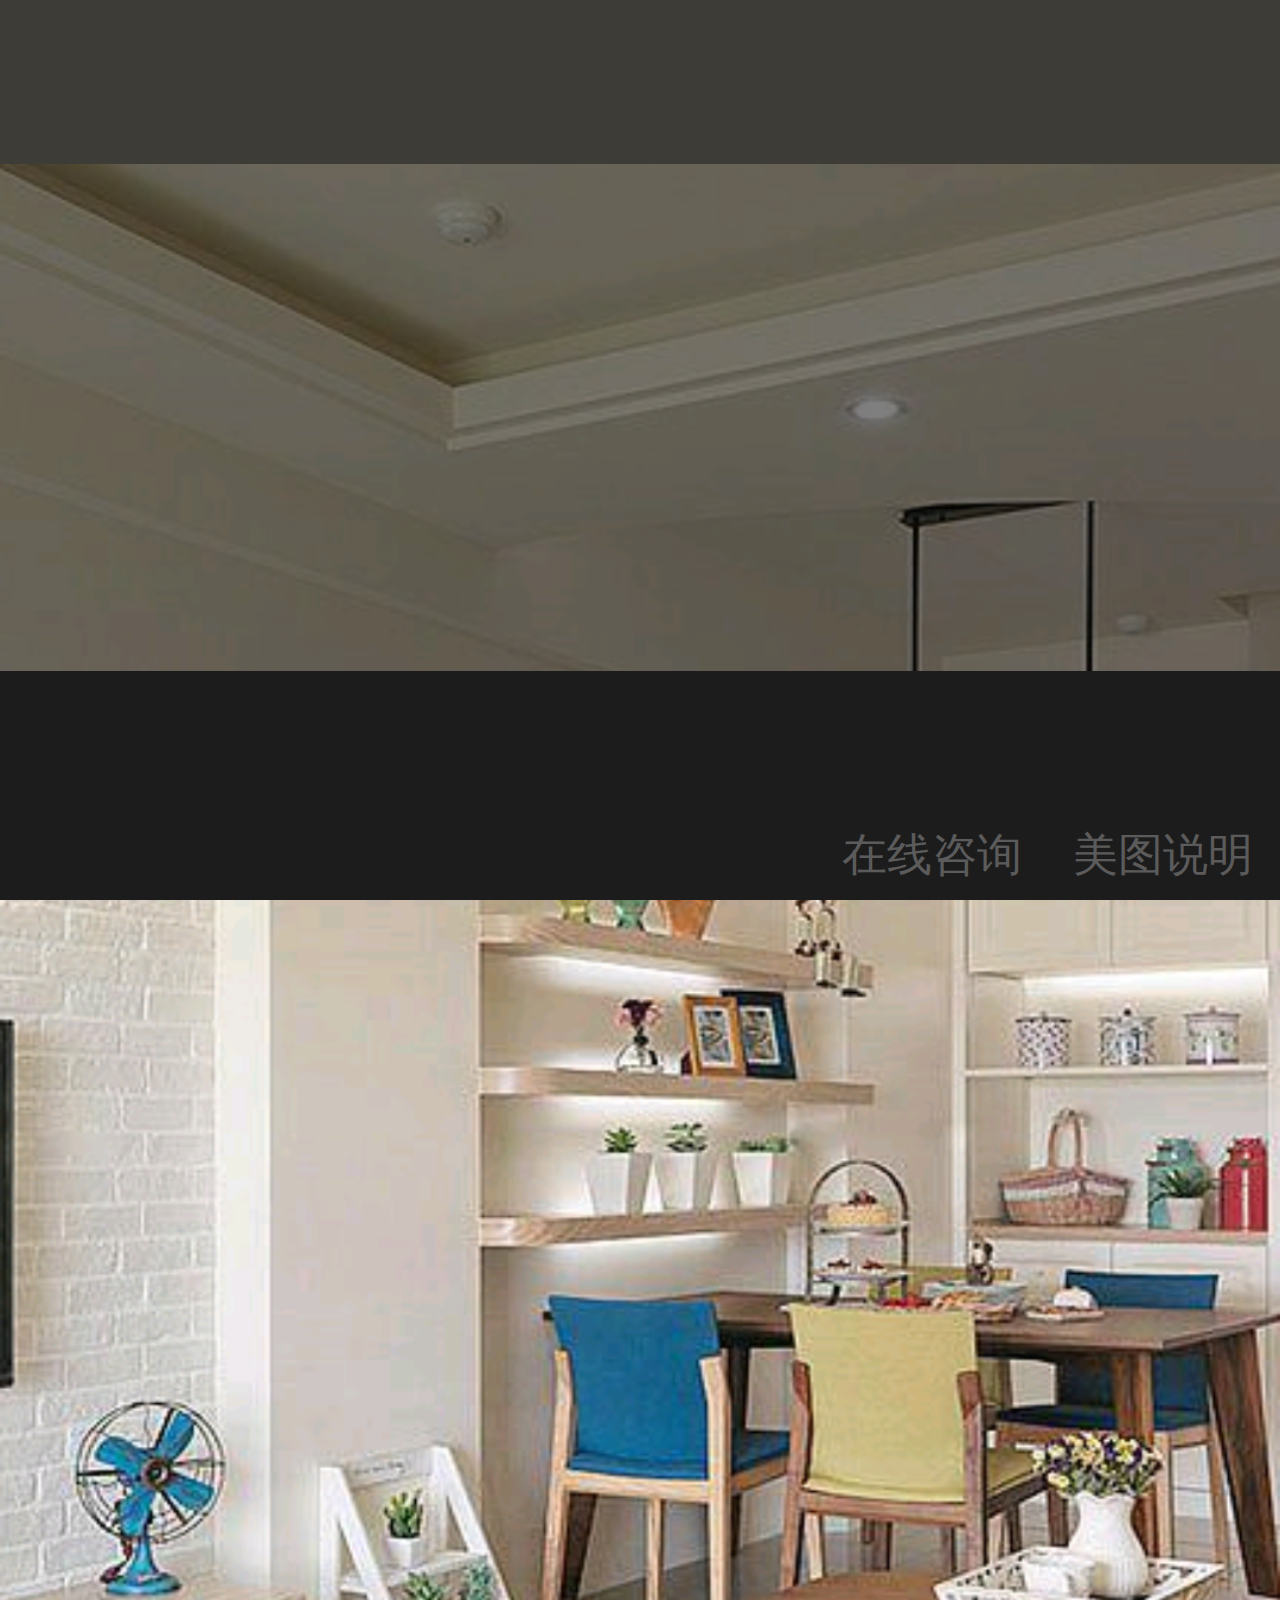
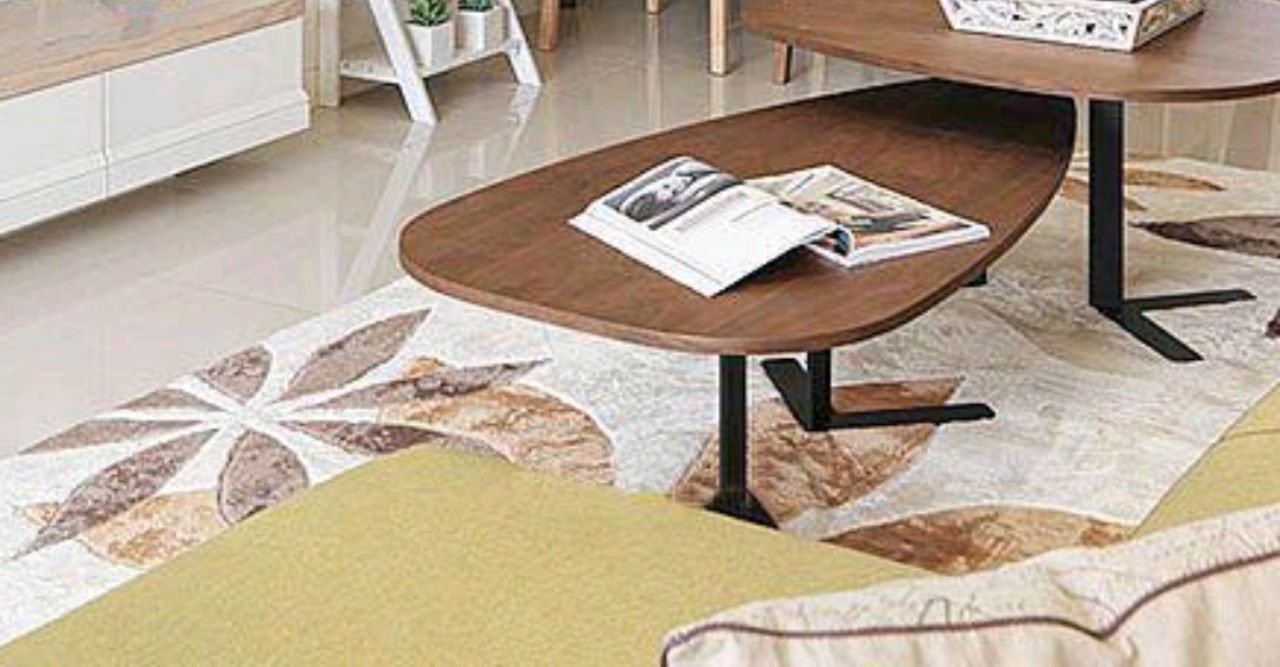
<file: index.html>
<!DOCTYPE html>
<html lang="en">
<head>
	<meta charset="UTF-8">
	<meta name="viewport" content="width=device-width,user-scalable=no,initial-scale=1.0,maximum-scale=1.0, minimum-scale=1.0">
	<title>APP主页</title>
	<link rel="stylesheet" href="css/pubilc.css">
	<link rel="stylesheet" href="css/index.css">

	<script src="js/rem.js"></script>
</head>
<body>
	<!-- TOU-	 -->
	<div class="head">
		<div class="head_left">
			<p class="head_caidan">&#xe661;</p>
		</div>
		<div class="head_right">
			<p class="head_bianji">&#xe67f;</p>
			<p class="head_more">&#xe679;</p>
		</div>
	</div>
	<!-- tou-	 -->
	<!-- ZHONG-- -->
	<div class="mid"></div>
	<ul class="caidan_list">
		<li>
			<a href="index.html">
				<div class="icon">&#xe670;</div>
				<h1>主页</h1></a>
		</li>
		<li>
			<a href="index2.html">
				<div class="icon">&#xe63a;</div>
				<h1>美图</h1>
			</a>
		</li>
		<li>
			<a href="index3.html">
				<div class="icon">&#xe601;</div>
				<h1>灵感专辑</h1>
			</a>
		</li>
		<li>
			<a href="index4.html">
				<div class="icon">&#xe643;</div>
				<h1>设计师</h1>
			</a>
		</li>
		<li>
			<a href="index5.html">
				<div class="icon">&#xe6db;</div>
				<h1>工长</h1>
			</a>
		</li>
		<li>
			<a href="index6.html">
				<div class="icon">&#xe675;</div>
				<h1>我要装修</h1>
			</a>
		</li>
		<li>
			<a href="index7.html">
				<div class="icon">&#xe66a;</div>
				<h1>我的家</h1>
			</a>
		</li>
	</ul>
	<div class="zhongbu">
		<img src="img/images/Screenshot_2018-02-22-13-18-01-597_com_02.png" alt="">
	</div>
	<!-- ZHONG--- -->
	<!-- FOOT--	 -->
	<main class="foot">
		<div class="foot_right_other">
			<p class="foot_right_lianxi">&#xe648;</p>
			<p class="foot_right_lianxi_text">美图说明</p>
		</div>
		<div class="foot_right">
			<p class="foot_right_lianxi">&#xe687;</p>
			<p class="foot_right_lianxi_text">在线咨询</p>
		</div>
	</main>
	<!-- ---    foot	 -->
</body>
</html>
</file>
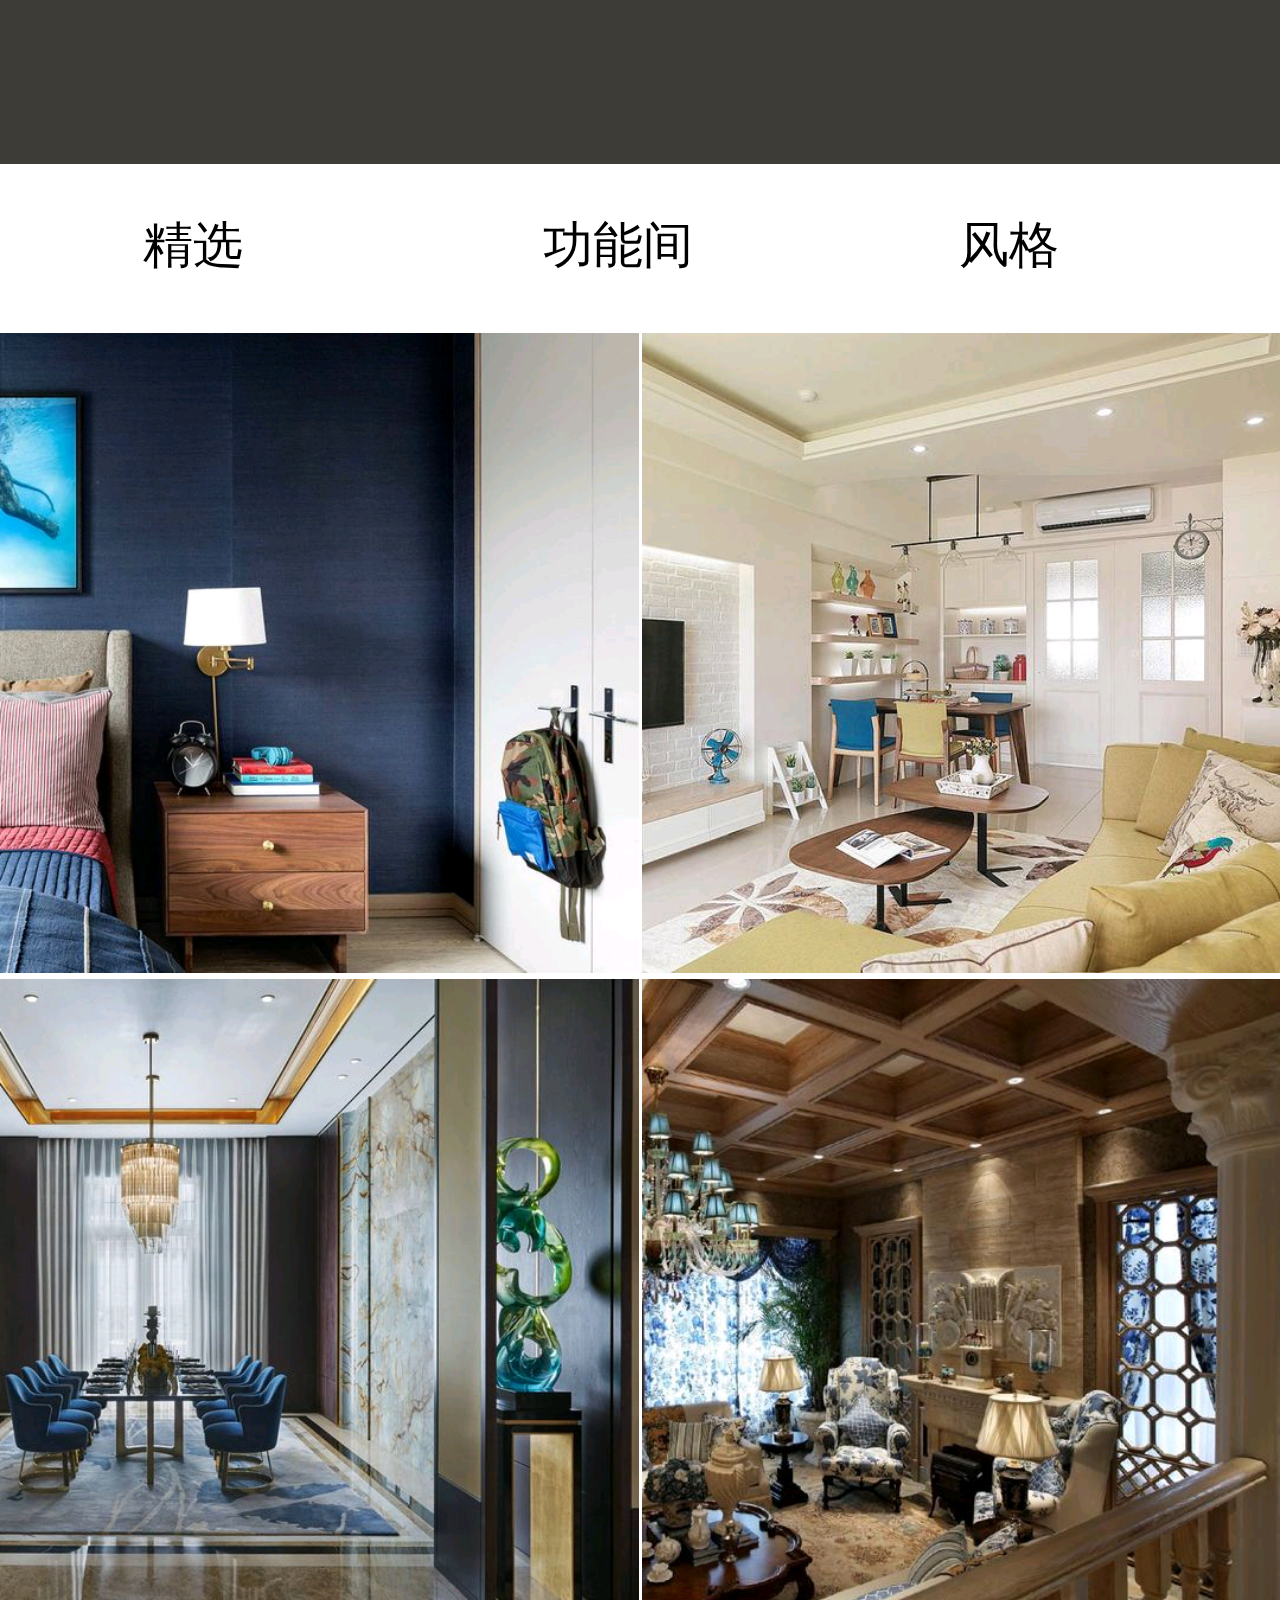
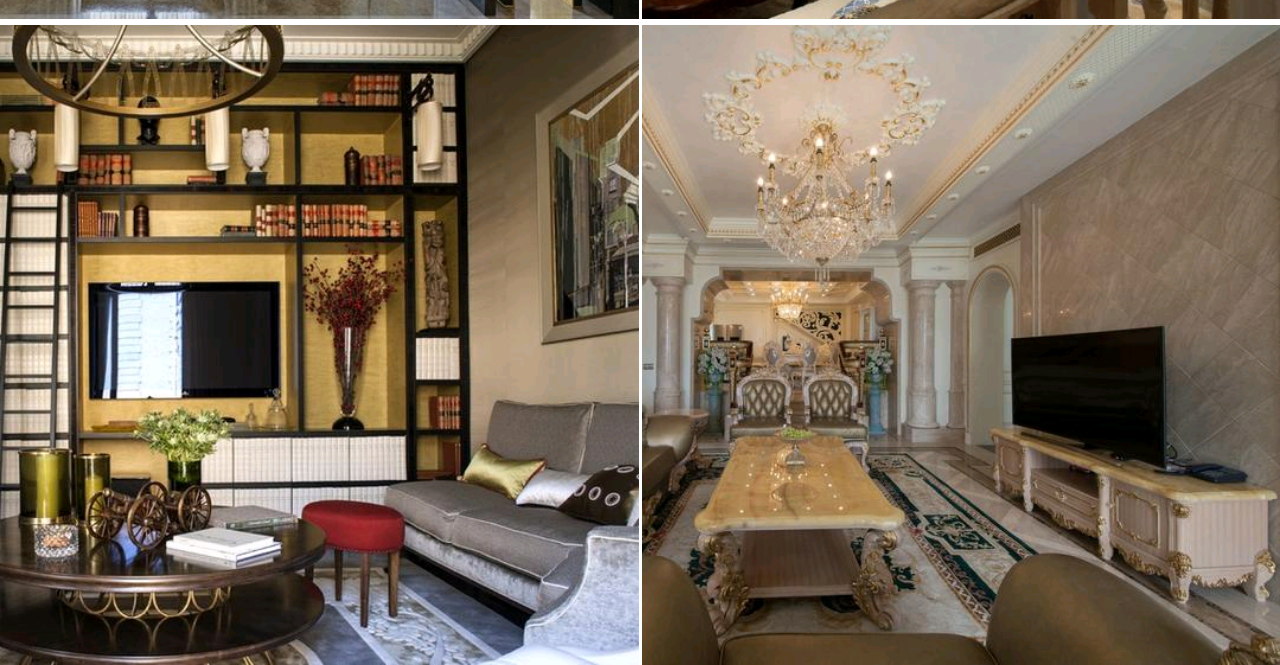
<file: index2.html>
<!DOCTYPE html>
<html lang="en">
<head>
	<meta charset="UTF-8">
	<meta name="viewport" content="width=device-width,user-scalable=no,initial-scale=1.0,maximum-scale=1.0, minimum-scale=1.0">
	<title>美图</title>
	<link rel="stylesheet" href="css/pubilc.css">
	<link rel="stylesheet" href="css/index2.css">
	<link rel="stylesheet" href="css/index.css">
	<script src="js/rem.js"></script>
</head>
<body>
	<!-- TOU-	 -->
	<div class="head">
		<div class="head_left">
			<p class="head_caidan">&#xe661;</p>
		</div>
	</div>
	<div class="head_other"></div>
	<div class="head_other1">
		<div class="jingxuan">
			<span class="jingxuan_title1">精选</span>
			<span id="jingxuan_title_icon">&#xe61c;</span>
		</div>
		<div class="gongnengjian">
			<span class="jingxuan_title1">功能间</span>
			<span id="jingxuan_title_icon">&#xe61c;</span>
		</div>
		<div class="fengge">
			<span class="jingxuan_title1">风格</span>
			<span id="jingxuan_title_icon">&#xe61c;</span>
		</div>
	</div>
	<!-- tou-	 -->
	<ul class="caidan_list">
		<li>
			<a href="index.html">
				<div class="icon">&#xe670;</div>
				<h1>主页</h1></a>
		</li>
		<li>
			<a href="index2.html">
				<div class="icon">&#xe63a;</div>
				<h1>美图</h1>
			</a>
		</li>
		<li>
			<a href="index3.html">
				<div class="icon">&#xe601;</div>
				<h1>灵感专辑</h1>
			</a>
		</li>
		<li>
			<a href="index4.html">
				<div class="icon">&#xe643;</div>
				<h1>设计师</h1>
			</a>
		</li>
		<li>
			<a href="index5.html">
				<div class="icon">&#xe6db;</div>
				<h1>工长</h1>
			</a>
		</li>
		<li>
			<a href="index6.html">
				<div class="icon">&#xe675;</div>
				<h1>我要装修</h1>
			</a>
		</li>
		<li>
			<a href="index7.html">
				<div class="icon">&#xe66a;</div>
				<h1>我的家</h1>
			</a>
		</li>
	</ul>
	<!-- ZHONG----- -->
	<mian class="zhongbuzhanshi">
		<img src="img/images/Screenshot_2018-02-22-13-11-39-561_com_02.png" alt="" class="zhongbuzhanshi_1">
		<img src="img/images/Screenshot_2018-02-22-13-11-39-561_com_04.png" alt="" class="zhongbuzhanshi_2">
		<img src="img/images/Screenshot_2018-02-22-13-11-39-561_com_07.png" alt="" class="zhongbuzhanshi_1">
		<img src="img/images/Screenshot_2018-02-22-13-11-39-561_com_08.png" alt="" class="zhongbuzhanshi_2">
		<img src="img/images/Screenshot_2018-02-22-13-11-39-561_com_11.png" alt="" class="zhongbuzhanshi_1">
		<img src="img/images/Screenshot_2018-02-22-13-11-39-561_com_12.png" alt="" class="zhongbuzhanshi_2">
	</mian>
	<!-- zhong-----1-------1-1-- -->
</body>
</html>
</file>
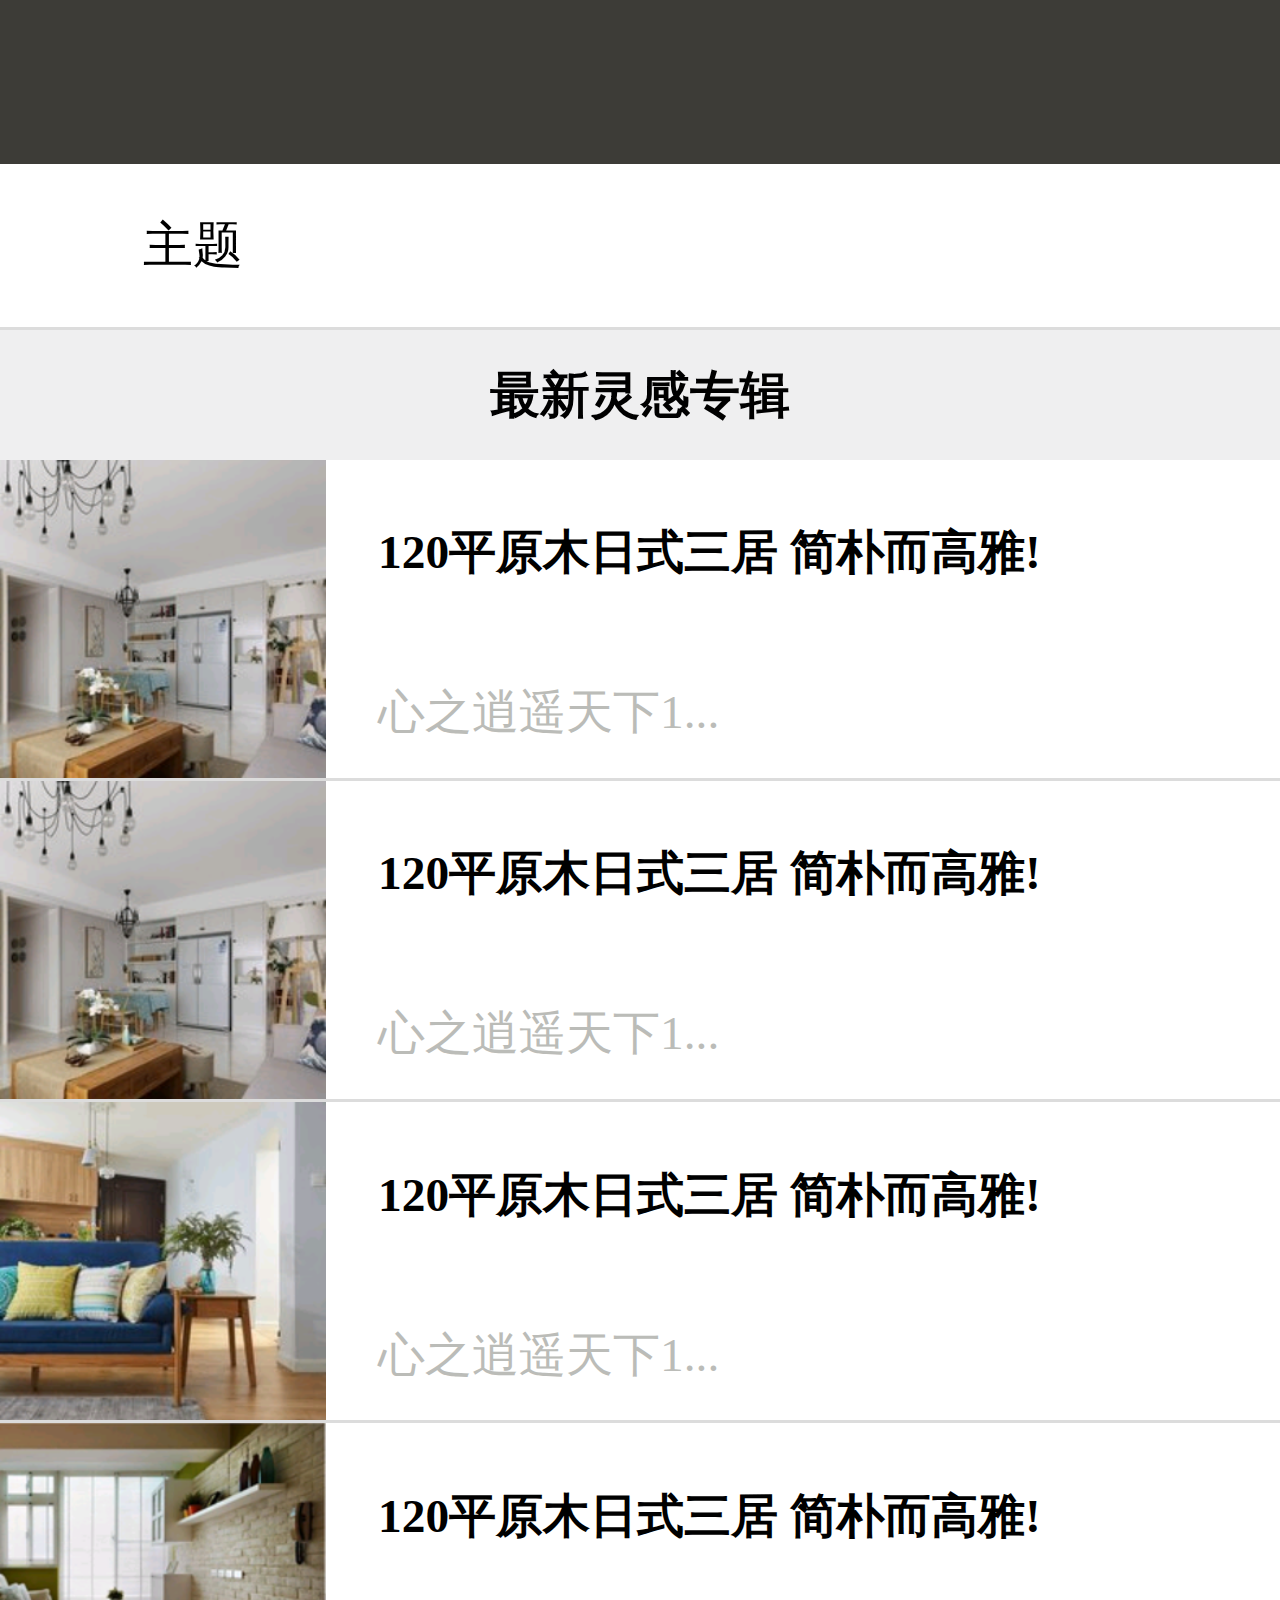
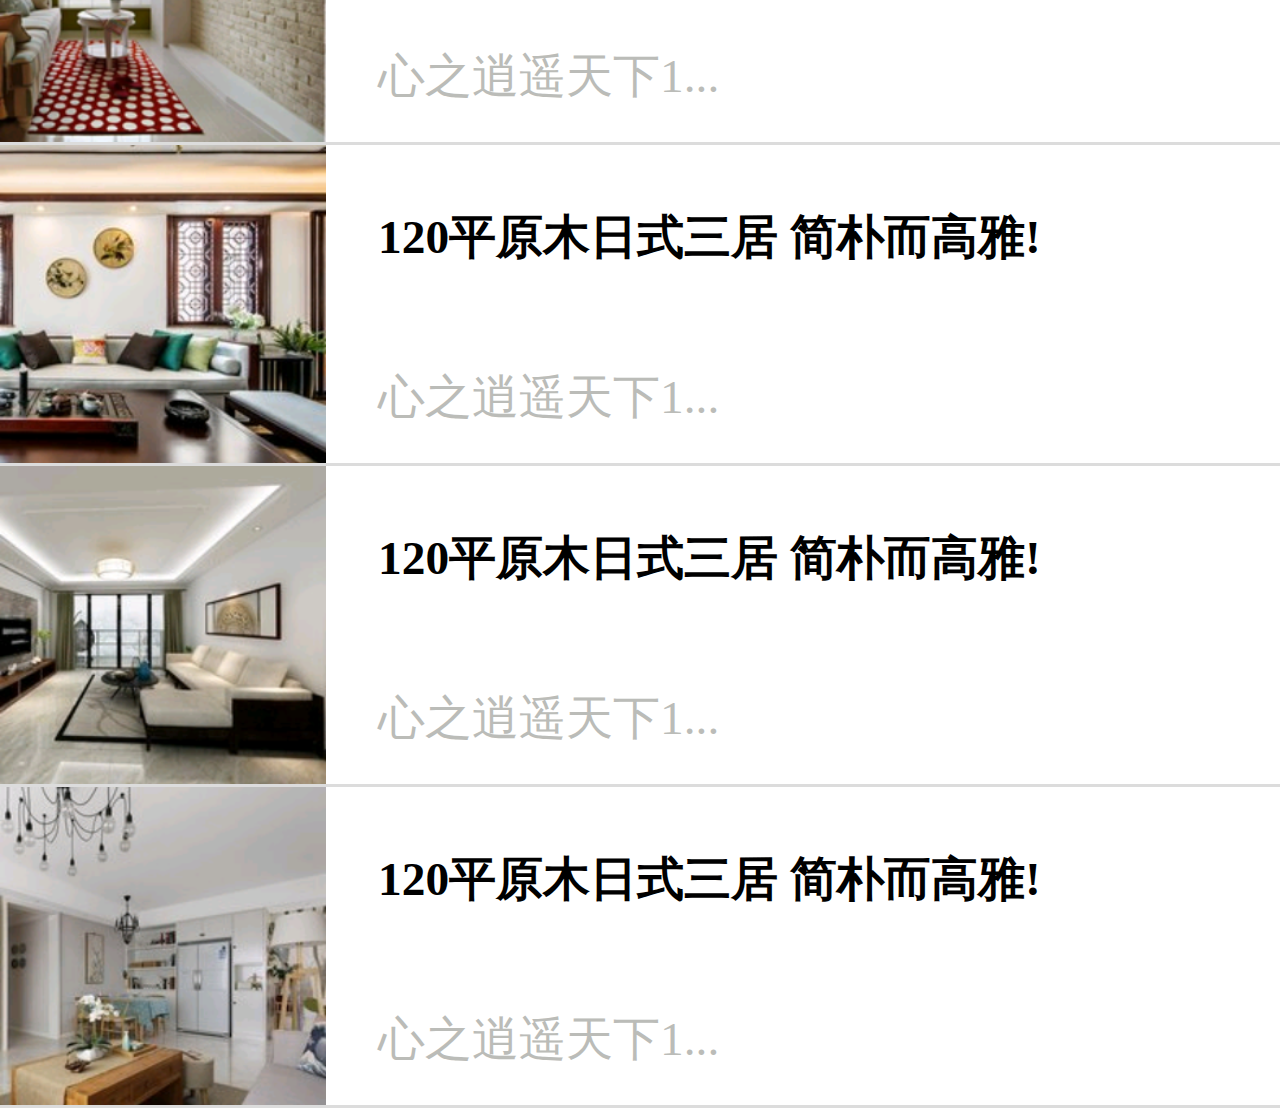
<file: index3.html>
<!DOCTYPE html>
<html lang="en">
<head>
	<meta charset="UTF-8">
	<meta name="viewport" content="width=device-width,user-scalable=no,initial-scale=1.0,maximum-scale=1.0, minimum-scale=1.0">
	<title>灵感专辑</title>
	<link rel="stylesheet" href="css/pubilc.css">
	<link rel="stylesheet" href="css/index3.css">
	<link rel="stylesheet" href="css/index.css">
	<script src="js/rem.js"></script>
</head>
<body>
	<!-- TOU-	 -->
	<div class="head">
		<div class="head_left">
			<p class="head_caidan">&#xe661;</p>
		</div>
	</div>
	<div class="head_other"></div>
	<div class="head_other1">
		<div class="jingxuan">
			<span class="jingxuan_title1">主题</span>
			<span id="jingxuan_title_icon">&#xe61c;</span>
		</div>
	</div>
	<div class="head_other"></div>
	<div class="head_other2">最新灵感专辑</div>
	<!-- tou-	 -->
	<ul class="caidan_list">
		<li>
			<a href="index.html">
				<div class="icon">&#xe670;</div>
				<h1>主页</h1></a>
		</li>
		<li>
			<a href="index2.html">
				<div class="icon">&#xe63a;</div>
				<h1>美图</h1>
			</a>
		</li>
		<li>
			<a href="index3.html">
				<div class="icon">&#xe601;</div>
				<h1>灵感专辑</h1>
			</a>
		</li>
		<li>
			<a href="index4.html">
				<div class="icon">&#xe643;</div>
				<h1>设计师</h1>
			</a>
		</li>
		<li>
			<a href="index5.html">
				<div class="icon">&#xe6db;</div>
				<h1>工长</h1>
			</a>
		</li>
		<li>
			<a href="index6.html">
				<div class="icon">&#xe675;</div>
				<h1>我要装修</h1>
			</a>
		</li>
		<li>
			<a href="index7.html">
				<div class="icon">&#xe66a;</div>
				<h1>我的家</h1>
			</a>
		</li>
	</ul>
	<!-- zhong1-1--1-1-1-1- -->
	<ul class="zhuanji_list">
		<li class="zhuanji_list1">
			<div class="zhuanji_list1_img">
				<img src="img/images/index3/Screenshot_2018-02-22-13-11-44-803_com_02.png" alt="">
			</div>
			<h1 class="zhuanji_list1_name">120平原木日式三居 简朴而高雅!</h1>
			<p class="zhuanji_list1_name_zuozhe">心之逍遥天下1...</p>
		</li>
		<li class="zhuanji_list1">
			<div class="zhuanji_list1_img">
				<img src="img/images/index3/Screenshot_2018-02-22-13-11-44-803_com_02.png" alt="">
			</div>
			<h1 class="zhuanji_list1_name">120平原木日式三居 简朴而高雅!</h1>
			<p class="zhuanji_list1_name_zuozhe">心之逍遥天下1...</p>
		</li>
		<li class="zhuanji_list1">
			<div class="zhuanji_list1_img">
				<img src="img/images/index3/Screenshot_2018-02-22-13-11-44-803_com_05.png" alt="">
			</div>
			<h1 class="zhuanji_list1_name">120平原木日式三居 简朴而高雅!</h1>
			<p class="zhuanji_list1_name_zuozhe">心之逍遥天下1...</p>
		</li>
		<li class="zhuanji_list1">
			<div class="zhuanji_list1_img">
				<img src="img/images/index3/Screenshot_2018-02-22-13-11-44-803_com_07.png" alt="">
			</div>
			<h1 class="zhuanji_list1_name">120平原木日式三居 简朴而高雅!</h1>
			<p class="zhuanji_list1_name_zuozhe">心之逍遥天下1...</p>
		</li>
		<li class="zhuanji_list1">
			<div class="zhuanji_list1_img">
				<img src="img/images/index3/Screenshot_2018-02-22-13-11-44-803_com_09.png" alt="">
			</div>
			<h1 class="zhuanji_list1_name">120平原木日式三居 简朴而高雅!</h1>
			<p class="zhuanji_list1_name_zuozhe">心之逍遥天下1...</p>
		</li>
		<li class="zhuanji_list1">
			<div class="zhuanji_list1_img">
				<img src="img/images/index3/Screenshot_2018-02-22-13-11-44-803_com_11.png" alt="">
			</div>
			<h1 class="zhuanji_list1_name">120平原木日式三居 简朴而高雅!</h1>
			<p class="zhuanji_list1_name_zuozhe">心之逍遥天下1...</p>
		</li>
		<li class="zhuanji_list1">
			<div class="zhuanji_list1_img">
				<img src="img/images/index3/Screenshot_2018-02-22-13-11-44-803_com_02.png" alt="">
			</div>
			<h1 class="zhuanji_list1_name">120平原木日式三居 简朴而高雅!</h1>
			<p class="zhuanji_list1_name_zuozhe">心之逍遥天下1...</p>
		</li>
	</ul>
</body>
</html>
</file>
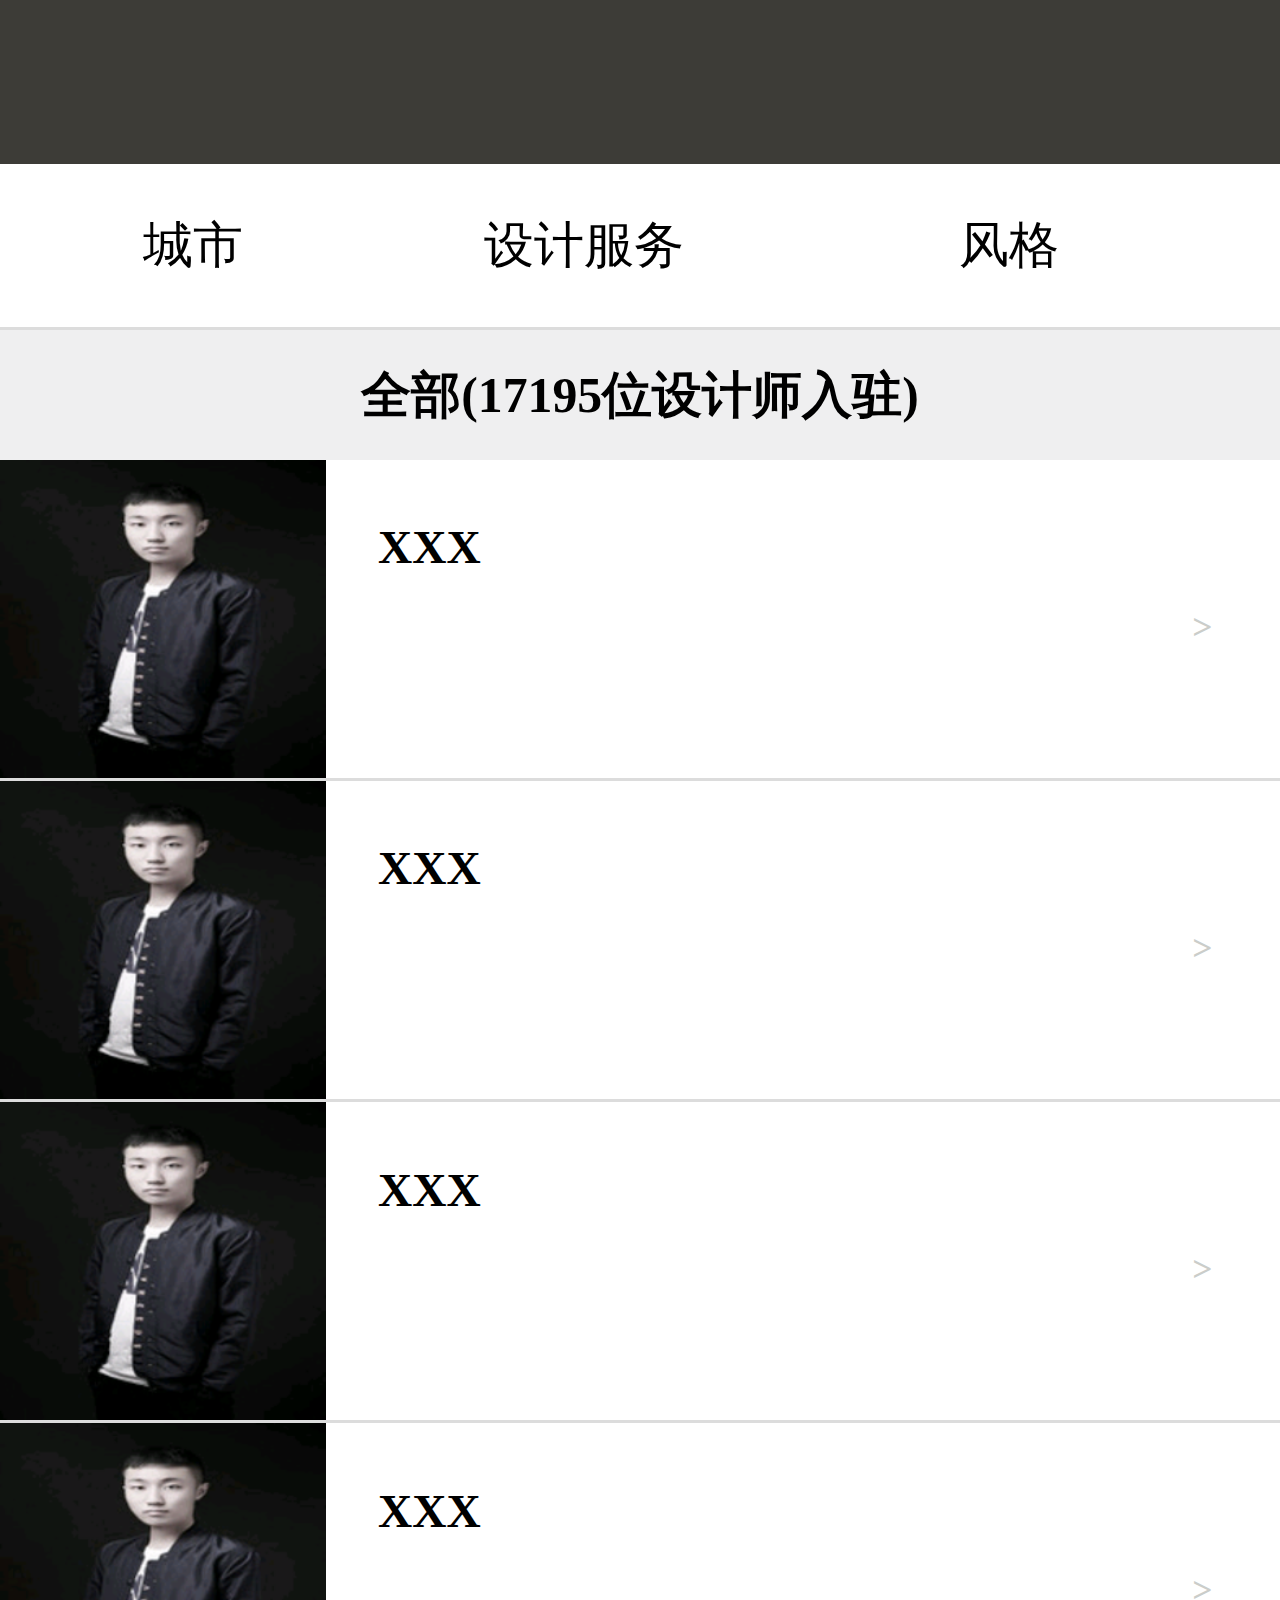
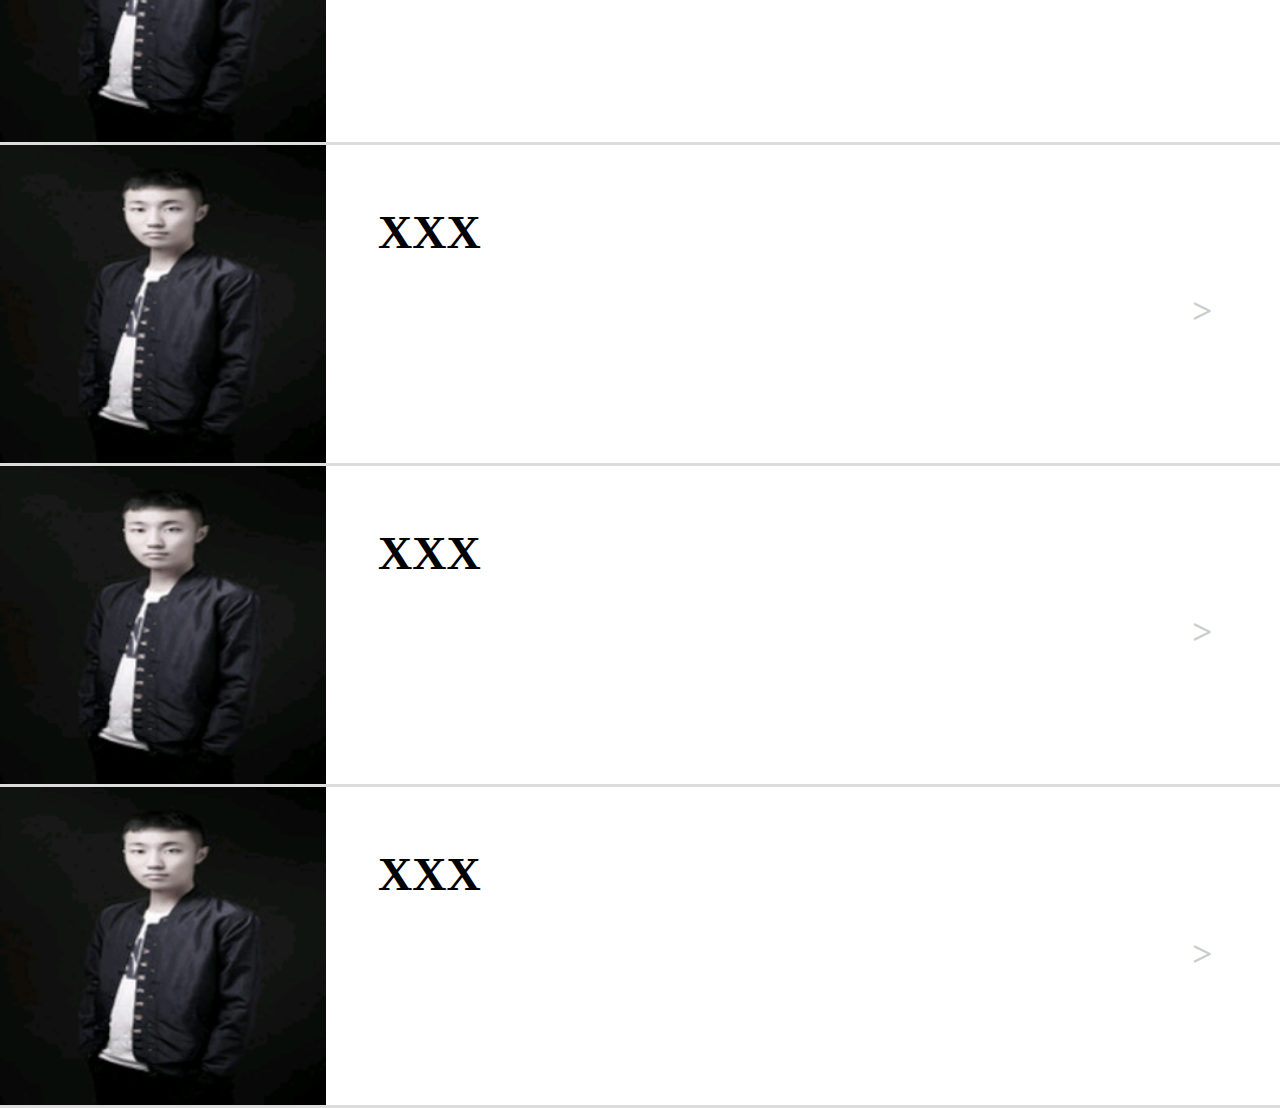
<file: index4.html>
<!DOCTYPE html>
<html lang="en">
<head>
	<meta charset="UTF-8">
	<meta name="viewport" content="width=device-width,user-scalable=no,initial-scale=1.0,maximum-scale=1.0, minimum-scale=1.0">
	<title>找设计师</title>
	<link rel="stylesheet" href="css/pubilc.css">
	<link rel="stylesheet" href="css/index4.css">
	<link rel="stylesheet" href="css/index.css">
	<script src="js/rem.js"></script>
</head>
<body>
	<!-- TOU-	 -->
	<div class="head">
		<div class="head_left">
			<p class="head_caidan">&#xe661;</p>
		</div>
	</div>
	<div class="head_other"></div>
	<div class="head_other1">
		<div class="jingxuan">
			<span class="jingxuan_title1">城市</span>
			<span id="jingxuan_title_icon">&#xe61c;</span>
		</div>
		<div class="gongnengjian">
			<span class="jingxuan_title1">设计服务</span>
			<span id="jingxuan_title_icon">&#xe61c;</span>
		</div>
		<div class="fengge">
			<span class="jingxuan_title1">风格</span>
			<span id="jingxuan_title_icon">&#xe61c;</span>
		</div>
	</div>
	<div class="head_other"></div>
	<div class="head_other2">全部(17195位设计师入驻)</div>
	<!-- tou-	 -->
	<ul class="caidan_list">
		<li>
			<a href="index.html">
				<div class="icon">&#xe670;</div>
				<h1>主页</h1></a>
		</li>
		<li>
			<a href="index2.html">
				<div class="icon">&#xe63a;</div>
				<h1>美图</h1>
			</a>
		</li>
		<li>
			<a href="index3.html">
				<div class="icon">&#xe601;</div>
				<h1>灵感专辑</h1>
			</a>
		</li>
		<li>
			<a href="index4.html">
				<div class="icon">&#xe643;</div>
				<h1>设计师</h1>
			</a>
		</li>
		<li>
			<a href="index5.html">
				<div class="icon">&#xe6db;</div>
				<h1>工长</h1>
			</a>
		</li>
		<li>
			<a href="index6.html">
				<div class="icon">&#xe675;</div>
				<h1>我要装修</h1>
			</a>
		</li>
		<li>
			<a href="index7.html">
				<div class="icon">&#xe66a;</div>
				<h1>我的家</h1>
			</a>
		</li>
	</ul>
	<!-- zhong1-1--1-1-1-1- -->
	<ul class="zhuanji_list">
		<li class="zhuanji_list1">
			<div class="zhuanji_list1_img">
				<img src="img/images/index4/Screenshot_2018-02-22-13-11-48-655_com_02.png" alt="">
			</div>
			<h1 class="zhuanji_list1_name">XXX</h1>
			<p class="zhuanji_list1_name_more">&gt;</p>
		</li>
		<li class="zhuanji_list1">
			<div class="zhuanji_list1_img">
				<img src="img/images/index4/Screenshot_2018-02-22-13-11-48-655_com_02.png" alt="">
			</div>
			<h1 class="zhuanji_list1_name">XXX</h1>
			<p class="zhuanji_list1_name_more">&gt;</p>
		</li>
		<li class="zhuanji_list1">
			<div class="zhuanji_list1_img">
				<img src="img/images/index4/Screenshot_2018-02-22-13-11-48-655_com_02.png" alt="">
			</div>
			<h1 class="zhuanji_list1_name">XXX</h1>
			<p class="zhuanji_list1_name_more">&gt;</p>
		</li>
		<li class="zhuanji_list1">
			<div class="zhuanji_list1_img">
				<img src="img/images/index4/Screenshot_2018-02-22-13-11-48-655_com_02.png" alt="">
			</div>
			<h1 class="zhuanji_list1_name">XXX</h1>
			<p class="zhuanji_list1_name_more">&gt;</p>
		</li>
		<li class="zhuanji_list1">
			<div class="zhuanji_list1_img">
				<img src="img/images/index4/Screenshot_2018-02-22-13-11-48-655_com_02.png" alt="">
			</div>
			<h1 class="zhuanji_list1_name">XXX</h1>
			<p class="zhuanji_list1_name_more">&gt;</p>
		</li>
		<li class="zhuanji_list1">
			<div class="zhuanji_list1_img">
				<img src="img/images/index4/Screenshot_2018-02-22-13-11-48-655_com_02.png" alt="">
			</div>
			<h1 class="zhuanji_list1_name">XXX</h1>
			<p class="zhuanji_list1_name_more">&gt;</p>
		</li>
		<li class="zhuanji_list1">
			<div class="zhuanji_list1_img">
				<img src="img/images/index4/Screenshot_2018-02-22-13-11-48-655_com_02.png" alt="">
			</div>
			<h1 class="zhuanji_list1_name">XXX</h1>
			<p class="zhuanji_list1_name_more">&gt;</p>
		</li>
	</ul>
</body>
</html>
</file>
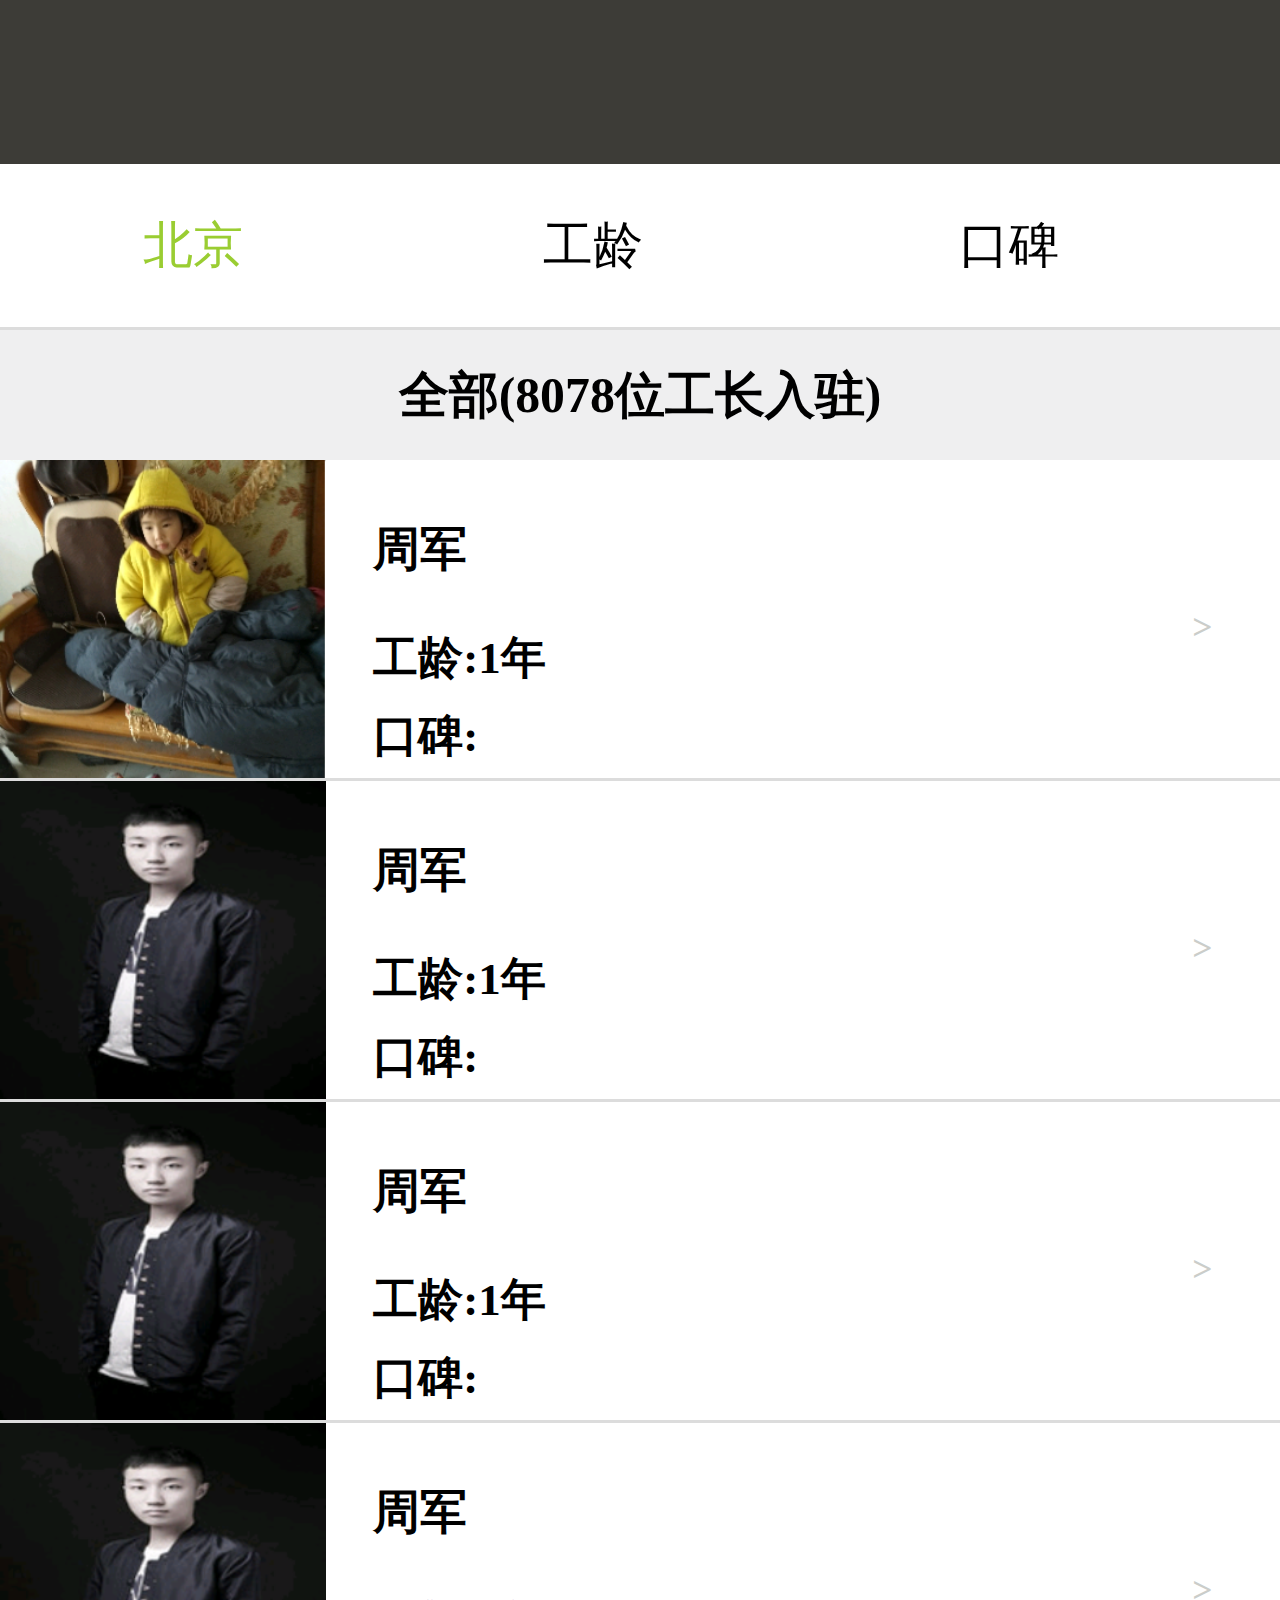
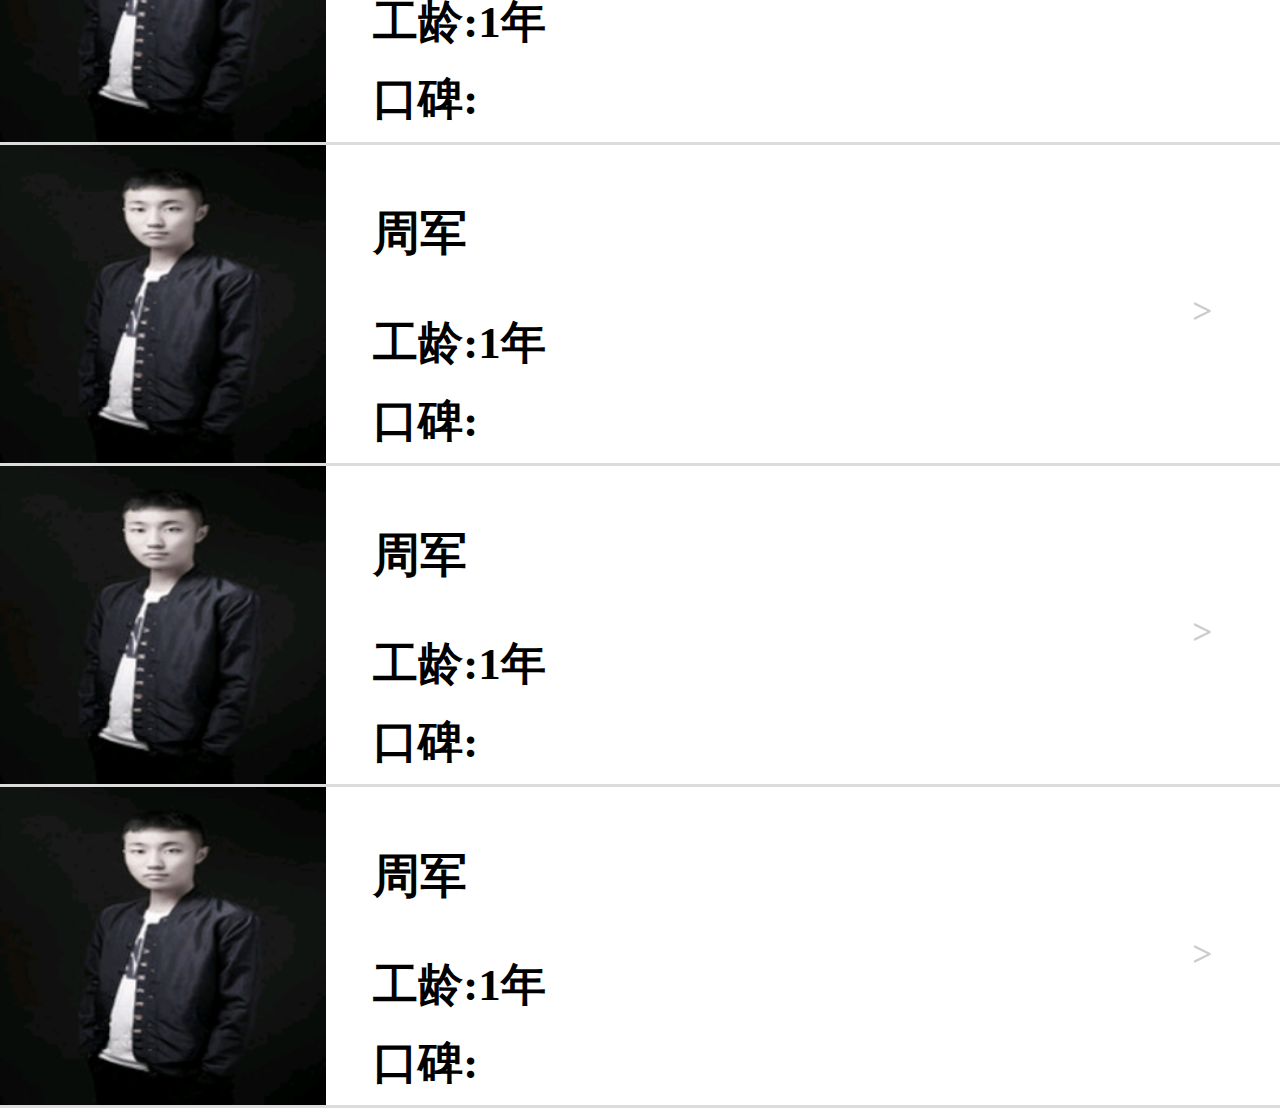
<file: index5.html>
<!DOCTYPE html>
<html lang="en">
<head>
	<meta charset="UTF-8">
	<meta name="viewport" content="width=device-width,user-scalable=no,initial-scale=1.0,maximum-scale=1.0, minimum-scale=1.0">
	<title>找工长</title>
	<link rel="stylesheet" href="css/pubilc.css">
	<link rel="stylesheet" href="css/index5.css">
	<link rel="stylesheet" href="css/index.css">
	<script src="js/rem.js"></script>
</head>
<body>
	<!-- TOU-	 -->
	<div class="head">
		<div class="head_left">
			<p class="head_caidan">&#xe661;</p>
		</div>
	</div>
	<div class="head_other"></div>
	<div class="head_other1">
		<div class="jingxuan">
			<span class="jingxuan_title1">北京</span>
			<span id="jingxuan_title_icon">&#xe61c;</span>
		</div>
		<div class="gongnengjian">
			<span class="jingxuan_title1">工龄</span>
			<span id="jingxuan_title_icon">&#xe61c;</span>
		</div>
		<div class="fengge">
			<span class="jingxuan_title1">口碑</span>
			<span id="jingxuan_title_icon">&#xe61c;</span>
		</div>
	</div>
	<div class="head_other"></div>
	<div class="head_other2">全部(8078位工长入驻)</div>
	<!-- tou-	 -->
	<ul class="caidan_list">
		<li>
			<a href="index.html">
				<div class="icon">&#xe670;</div>
				<h1>主页</h1></a>
		</li>
		<li>
			<a href="index2.html">
				<div class="icon">&#xe63a;</div>
				<h1>美图</h1>
			</a>
		</li>
		<li>
			<a href="index3.html">
				<div class="icon">&#xe601;</div>
				<h1>灵感专辑</h1>
			</a>
		</li>
		<li>
			<a href="index4.html">
				<div class="icon">&#xe643;</div>
				<h1>设计师</h1>
			</a>
		</li>
		<li>
			<a href="index5.html">
				<div class="icon">&#xe6db;</div>
				<h1>工长</h1>
			</a>
		</li>
		<li>
			<a href="index6.html">
				<div class="icon">&#xe675;</div>
				<h1>我要装修</h1>
			</a>
		</li>
		<li>
			<a href="index7.html">
				<div class="icon">&#xe66a;</div>
				<h1>我的家</h1>
			</a>
		</li>
	</ul>
	<!-- zhong1-1--1-1-1-1- -->
	<ul class="zhuanji_list">
		<li class="zhuanji_list1">
			<div class="zhuanji_list1_img">
				<img src="img/images/index5/Screenshot_2018-02-22-13-11-52-545_com_02.png" alt="">
			</div>
			<div class="zhuanji_list1_name">
				<h1 class="zhuanji_list1_name_gongzhang">周军</h1>
				<h1 class="zhuanji_list1_name_gongzhang_year">工龄:1年</h1>
				<h1 class="zhuanji_list1_name_gongzhang_koubei">口碑:</h1>
			</div>
			<p class="zhuanji_list1_name_more">&gt;</p>
		</li>
		<li class="zhuanji_list1">
			<div class="zhuanji_list1_img">
				<img src="img/images/index4/Screenshot_2018-02-22-13-11-48-655_com_02.png" alt="">
			</div>
			<div class="zhuanji_list1_name">
				<h1 class="zhuanji_list1_name_gongzhang">周军</h1>
				<h1 class="zhuanji_list1_name_gongzhang_year">工龄:1年</h1>
				<h1 class="zhuanji_list1_name_gongzhang_koubei">口碑:</h1>
			</div>
			<p class="zhuanji_list1_name_more">&gt;</p>
		</li>
		<li class="zhuanji_list1">
			<div class="zhuanji_list1_img">
				<img src="img/images/index4/Screenshot_2018-02-22-13-11-48-655_com_02.png" alt="">
			</div>
			<div class="zhuanji_list1_name">
				<h1 class="zhuanji_list1_name_gongzhang">周军</h1>
				<h1 class="zhuanji_list1_name_gongzhang_year">工龄:1年</h1>
				<h1 class="zhuanji_list1_name_gongzhang_koubei">口碑:</h1>
			</div>
			<p class="zhuanji_list1_name_more">&gt;</p>
		</li>
		<li class="zhuanji_list1">
			<div class="zhuanji_list1_img">
				<img src="img/images/index4/Screenshot_2018-02-22-13-11-48-655_com_02.png" alt="">
			</div>
			<div class="zhuanji_list1_name">
				<h1 class="zhuanji_list1_name_gongzhang">周军</h1>
				<h1 class="zhuanji_list1_name_gongzhang_year">工龄:1年</h1>
				<h1 class="zhuanji_list1_name_gongzhang_koubei">口碑:</h1>
			</div>
			<p class="zhuanji_list1_name_more">&gt;</p>
		</li>
		<li class="zhuanji_list1">
			<div class="zhuanji_list1_img">
				<img src="img/images/index4/Screenshot_2018-02-22-13-11-48-655_com_02.png" alt="">
			</div>
			<div class="zhuanji_list1_name">
				<h1 class="zhuanji_list1_name_gongzhang">周军</h1>
				<h1 class="zhuanji_list1_name_gongzhang_year">工龄:1年</h1>
				<h1 class="zhuanji_list1_name_gongzhang_koubei">口碑:</h1>
			</div>
			<p class="zhuanji_list1_name_more">&gt;</p>
		</li>
		<li class="zhuanji_list1">
			<div class="zhuanji_list1_img">
				<img src="img/images/index4/Screenshot_2018-02-22-13-11-48-655_com_02.png" alt="">
			</div>
			<div class="zhuanji_list1_name">
				<h1 class="zhuanji_list1_name_gongzhang">周军</h1>
				<h1 class="zhuanji_list1_name_gongzhang_year">工龄:1年</h1>
				<h1 class="zhuanji_list1_name_gongzhang_koubei">口碑:</h1>
			</div>
			<p class="zhuanji_list1_name_more">&gt;</p>
		</li>
		<li class="zhuanji_list1">
			<div class="zhuanji_list1_img">
				<img src="img/images/index4/Screenshot_2018-02-22-13-11-48-655_com_02.png" alt="">
			</div>
			<div class="zhuanji_list1_name">
				<h1 class="zhuanji_list1_name_gongzhang">周军</h1>
				<h1 class="zhuanji_list1_name_gongzhang_year">工龄:1年</h1>
				<h1 class="zhuanji_list1_name_gongzhang_koubei">口碑:</h1>
			</div>
			<p class="zhuanji_list1_name_more">&gt;</p>
		</li>
	</ul>
</body>
</html>
</file>
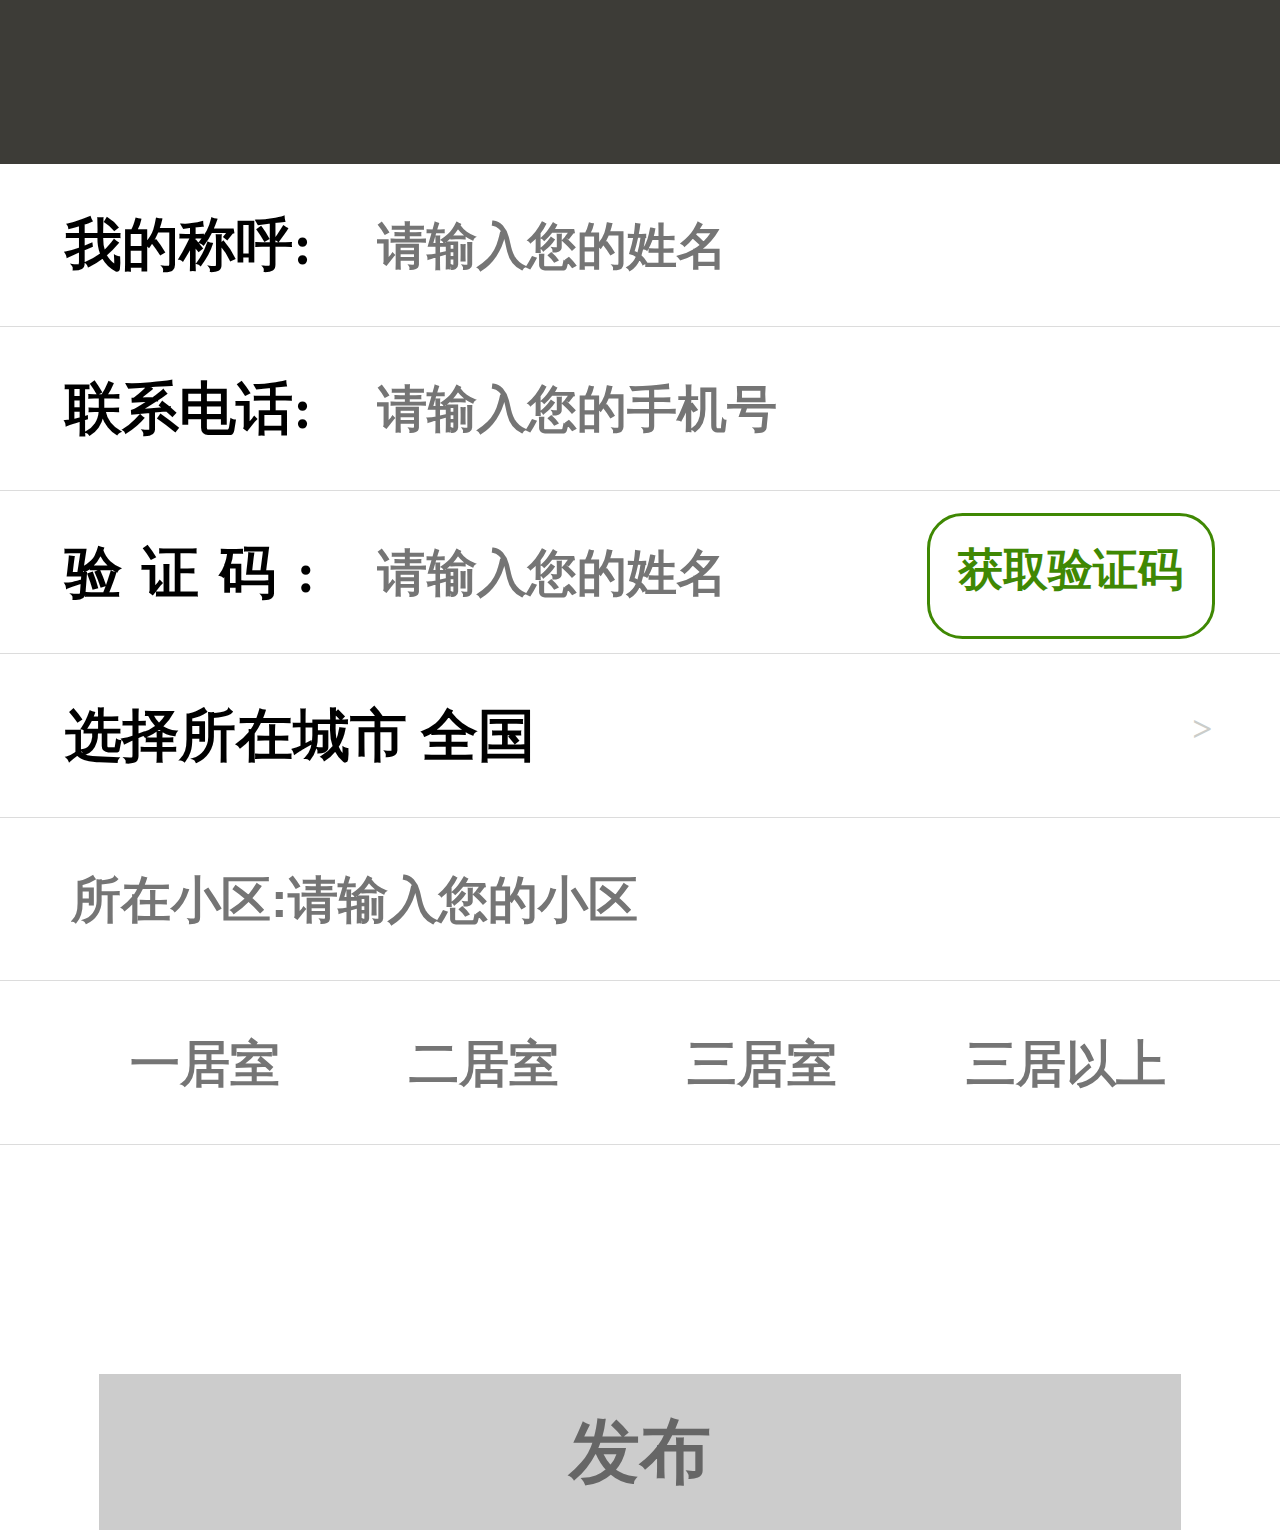
<file: index6.html>
<!DOCTYPE html>
<html lang="en">
<head>
	<meta charset="UTF-8">
	<meta name="viewport" content="width=device-width,user-scalable=no,initial-scale=1.0,maximum-scale=1.0, minimum-scale=1.0">
	<title>我要装修</title>
	<link rel="stylesheet" href="css/pubilc.css">
	<link rel="stylesheet" href="css/index6.css">
	<link rel="stylesheet" href="css/index.css">
	<script src="js/rem.js"></script>
</head>
<body>
	<!-- TOU-	 -->
	<div class="head">
		<div class="head_left">
			<p class="head_caidan">&#xe661;</p>
		</div>
	</div>
	<!-- TOU -->
	<div class="head_other"></div>
	<ul class="caidan_list">
		<li>
			<a href="index.html">
				<div class="icon">&#xe670;</div>
				<h1>主页</h1></a>
		</li>
		<li>
			<a href="index2.html">
				<div class="icon">&#xe63a;</div>
				<h1>美图</h1>
			</a>
		</li>
		<li>
			<a href="index3.html">
				<div class="icon">&#xe601;</div>
				<h1>灵感专辑</h1>
			</a>
		</li>
		<li>
			<a href="index4.html">
				<div class="icon">&#xe643;</div>
				<h1>设计师</h1>
			</a>
		</li>
		<li>
			<a href="index5.html">
				<div class="icon">&#xe6db;</div>
				<h1>工长</h1>
			</a>
		</li>
		<li>
			<a href="index6.html">
				<div class="icon">&#xe675;</div>
				<h1>我要装修</h1>
			</a>
		</li>
		<li>
			<a href="index7.html">
				<div class="icon">&#xe66a;</div>
				<h1>我的家</h1>
			</a>
		</li>
	</ul>
	<div class="username">
		<label for="" class="user_name">我的称呼:</label>
		<input type="text" class="user_name_input" placeholder="请输入您的姓名">
	</div>
	<div class="username">
		<label for="" class="user_name">联系电话:</label>
		<input type="text" class="user_name_input" placeholder="请输入您的手机号">
	</div>
	<div class="username">
		<label for="" class="user_name user_name12">验证码:</label>
		<input type="text" class="user_name_input user_name_input12" placeholder="请输入您的姓名">
		<div class="yanzhengma">
			<span>获取验证码</span>
		</div>
	</div>
	<div class="username">
		<label for="" class="user_name ">选择所在城市 <span>全国</span></label>
		<p class="zhuanji_list1_name_more">&gt;</p>
	</div>
	<div class="username username12">
		<input type="text" class="user_name_input user_name_input12" placeholder="所在小区:请输入您的小区">
	</div>
	<div class="username">
		<input type="text" class="user_name_input user_name_input13" placeholder="一居室">
		<input type="text" class="user_name_input user_name_input13" placeholder="二居室">
		<input type="text" class="user_name_input user_name_input13" placeholder="三居室">
		<input type="text" class="user_name_input user_name_input13" placeholder="三居以上">
	</div>
	<div class="fabu">
		<h3>发布</h3>
	</div>
</body>
</html>
</file>
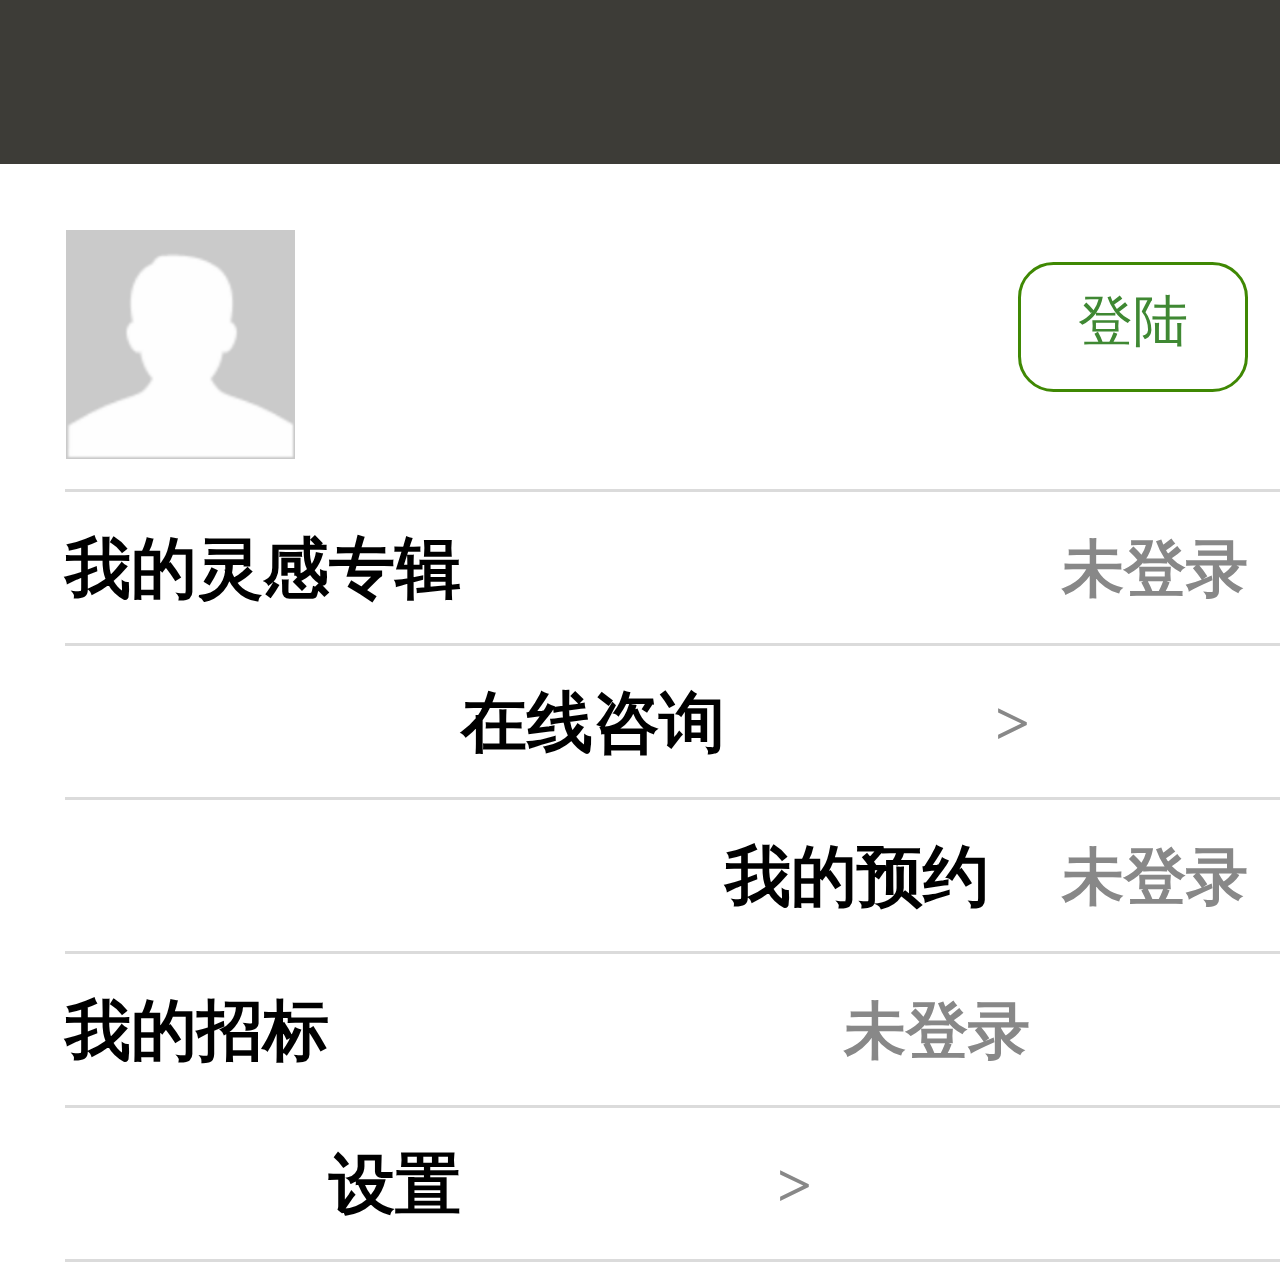
<file: index7.html>
<!DOCTYPE html>
<html lang="en">
<head>
	<meta charset="UTF-8">
	<meta name="viewport" content="width=device-width,user-scalable=no,initial-scale=1.0,maximum-scale=1.0, minimum-scale=1.0">
	<title>我的家</title>
	<link rel="stylesheet" href="css/pubilc.css">
	<link rel="stylesheet" href="css/index7.css">
	<link rel="stylesheet" href="css/index.css">
	<script src="js/rem.js"></script>
</head>
<body>
	<div class="head">
		<div class="head_left">
			<p class="head_caidan">&#xe661;</p>
		</div>
	</div>
	<div class="head_other"></div>
	<ul class="caidan_list">
		<li>
			<a href="index.html">
				<div class="icon">&#xe670;</div>
				<h1>主页</h1></a>
		</li>
		<li>
			<a href="index2.html">
				<div class="icon">&#xe63a;</div>
				<h1>美图</h1>
			</a>
		</li>
		<li>
			<a href="index3.html">
				<div class="icon">&#xe601;</div>
				<h1>灵感专辑</h1>
			</a>
		</li>
		<li>
			<a href="index4.html">
				<div class="icon">&#xe643;</div>
				<h1>设计师</h1>
			</a>
		</li>
		<li>
			<a href="index5.html">
				<div class="icon">&#xe6db;</div>
				<h1>工长</h1>
			</a>
		</li>
		<li>
			<a href="index6.html">
				<div class="icon">&#xe675;</div>
				<h1>我要装修</h1>
			</a>
		</li>
		<li>
			<a href="index7.html">
				<div class="icon">&#xe66a;</div>
				<h1>我的家</h1>
			</a>
		</li>
	</ul>
	<main class="user">
		<div class="user_img">
			<div class="user_img_touxiang">
				<img src="img/images/index7/Screenshot_2018-02-22-13-12-00-067_com_07.png" alt="">
			</div>
			<div class="user_denglu">
				<span>登陆</span>
			</div>
		</div>
		<div class="user_img user_zhuanji_1">
			<h1 class="user_zhuanji">我的灵感专辑</h1>
			<h1 class="denglu_zhuangtai">未登录</h1>
		</div>
		<div class="user_img user_zhuanji_1">
			<h1 class="user_zhuanji">在线咨询</h1>
			<h1 class="denglu_zhuangtai">&gt;</h1>
		</div>
		<div class="user_img user_zhuanji_1">
			<h1 class="user_zhuanji">我的预约</h1>
			<h1 class="denglu_zhuangtai">未登录</h1>
		</div>
		<div class="user_img user_zhuanji_1">
			<h1 class="user_zhuanji">我的招标</h1>
			<h1 class="denglu_zhuangtai">未登录</h1>
		</div>
		<div class="user_img user_zhuanji_1">
			<h1 class="user_zhuanji">设置</h1>
			<h1 class="denglu_zhuangtai">&gt;</h1>
		</div>
	</main>
</body>
</html>
</file>
<file: css/pubilc.css>
*{
	margin: 0;
	padding: 0;
	text-decoration: none;	
	font-style: normal;
	list-style: none;
	-webkit-tap-highlight-color: rgba(0, 0, 0, 0);
	box-sizing: border-box;
}
img{
	width: 100%;
	height: 100%;
	border: 0;
	display: block;
}
</file>
<file: css/index.css>
@font-face {
  font-family: 'iconfont';  /* project id 561387 */
  src: url('https://at.alicdn.com/t/font_561387_3agwkzds5x9a4i.eot');
  src: url('https://at.alicdn.com/t/font_561387_3agwkzds5x9a4i.eot?#iefix') format('embedded-opentype'),
  url('https://at.alicdn.com/t/font_561387_3agwkzds5x9a4i.woff') format('woff'),
  url('https://at.alicdn.com/t/font_561387_3agwkzds5x9a4i.ttf') format('truetype'),
  url('https://at.alicdn.com/t/font_561387_3agwkzds5x9a4i.svg#iconfont') format('svg');
}
.head{
	width: 100%;
	height: 1.38rem;
	background-color: #3d3c37;
	padding-top: .53rem;
	padding-left: .43rem;
	padding-right: .49rem;
	position: fixed;
	z-index: 9999;
}
.head_left{
	width: 0.53rem;
	height: 0.53rem;
	float: left;
/* 	background-color: pink; */

}
.head_caidan{
	font-family: 'iconfont';
	font-size: 0.42rem;
	color: #fff;
}
 /*.head_caidan:checked{
	.caidan_list{
		display: block;
	} */
/* } */
.head_right{
	width: 1.7rem;
	height: .75rem;
	float: right;
}
.head_bianji{
	font-family: 'iconfont';
	font-size: 0.40rem;
	color: #fff;
	float: left;
}
.head_more{
	font-family: 'iconfont';
	font-size: 0.45rem;
	color: #fff;
	float: right;
}
.zhongbu{
	width: 100%;
	height: 100%;
}
.foot{
	width: 100%;
	height: 1.93rem;
	background-color: #393939;
	position: fixed;
	bottom: 0;
}
.foot_right{
	width: 1.54rem;
	height: 1.49rem;
/* 	background-color: pink; */
	text-align: center;
	float: right;
	margin-top: .24rem;
}
.foot_right_lianxi{
	font-family: 'iconfont';
	font-size: 0.7rem;
	color: #fff;
}
.foot_right_lianxi_text{
	font-size: .38rem;
	color: #b7b6b6;
	margin-top: .25rem;
}
.foot_right_other{
	width: 1.54rem;
	height: 1.49rem;
/* 	background-color: pink; */
	text-align: center;
	float: right;
	margin-top: .24rem;
	margin-left: .41rem;
	margin-right: .22rem;
}
.head_other{
	width: 100%;
	height: 1.38rem;
	background-color: #fff;
}
.mid{
	width: 100%;
	height: 100%;
	background-color:#000;
	position: fixed;
	z-index: 9997;
	opacity:0.5;

}
/* .mid:hover{
	opacity:0.5;
} */
.caidan_list{
	width: 6.6rem;
	height: 17.7rem;
	background-color: rgba(0, 0, 0, 0.8);
	position: fixed;
	z-index: 9998;
	top: 1.38rem;
	opacity: 0;
	/*display: none;*/
}
.caidan_list li{
	width: 6.6rem;
	height: 2rem;
	padding-left: .45rem;
	padding-top: .55rem;
}

.icon{
	width: 1.4rem;
	height: 1.4rem;
	border-radius: 50%;
	border: 3px solid #fff;
	line-height: 1.3rem;
	text-align: center;
	font-family: 'iconfont';
	font-size: .54rem;
	color: #fff;
	float: left;
}
.caidan_list h1{
	font-size: .5rem;
	color: #fff;
	float: left;
	margin: .4rem 0 0 .5rem;
}
.caidan_list h1:hover{
	color: yellowgreen;
}

.caidan_list:hover{
	opacity: 1;	
}
</file>
<file: css/index2.css>
@font-face {
  font-family: 'iconfont';  /* project id 561387 */
  src: url('https://at.alicdn.com/t/font_561387_kvlmnfb1zhqwipb9.eot');
  src: url('https://at.alicdn.com/t/font_561387_kvlmnfb1zhqwipb9.eot?#iefix') format('embedded-opentype'),
  url('https://at.alhttps:icdn.com/t/font_561387_kvlmnfb1zhqwipb9.woff') format('woff'),
  url('https://at.alicdn.com/t/font_561387_kvlmnfb1zhqwipb9.ttf') format('truetype'),
  url('https://at.alicdn.com/t/font_561387_kvlmnfb1zhqwipb9.svg#iconfont') format('svg');
}
.head{
	width: 100%;
	height: 1.38rem;
	background-color: #3d3c37;
	padding-top: .53rem;
	padding-left: .43rem;
	padding-right: .49rem;
	position: fixed;
	z-index: 9999;
}
.head_left{
	width: 0.53rem;
	height: 0.53rem;
	float: left;
/* 	background-color: pink; */

}
.head_caidan{
	font-family: 'iconfont';
	font-size: 0.42rem;
	color: #fff;
}
.head_other{
	width: 100%;
	height: 1.38rem;
	background-color: #fff;
}
.head_other1{
	width: 100%;
	height: 1.38rem;
/* 	background-color: yellow; */
}
.jingxuan{
	width: 2.25rem;
	height: 100%;
	background-color: #fff;
	color: #000;
	line-height: 1.38rem;
	font-size: .42rem;
	margin-left: 1.21rem;
	float: left;
}
#jingxuan_title_icon{
	font-family: 'iconfont';
	font-size: .14rem;
}
.gongnengjian{
	width: 1.70rem;
	height: 1.38rem;
	background-color: #fff;
	float: left;
	color: #000;
	line-height: 1.38rem;
	font-size: .42rem;
	margin-left: 1.12rem;
}
.fengge{
	width: 1.28rem;
	height: 100%;
	background-color: #fff;
	float: left;
	color: #000;
	line-height: 1.38rem;
	font-size: .42rem;
	margin-left: 1.81rem;
}
.zhongbuzhanshi_1{
	width: 5.39rem;
	height: 5.40em;
	float: left;
	margin-top: 0.05rem;
}
.zhongbuzhanshi_2{
	width: 5.38em;
	height: 5.40em;
	float: left;
	margin-left: 0.03rem;
	margin-top: 0.05rem;
}
</file>
<file: css/index3.css>
@font-face {
  font-family: 'iconfont';  /* project id 561387 */
  src: url('https://at.alicdn.com/t/font_561387_kvlmnfb1zhqwipb9.eot');
  src: url('https://at.alicdn.com/t/font_561387_kvlmnfb1zhqwipb9.eot?#iefix') format('embedded-opentype'),
  url('https://at.alhttps:icdn.com/t/font_561387_kvlmnfb1zhqwipb9.woff') format('woff'),
  url('https://at.alicdn.com/t/font_561387_kvlmnfb1zhqwipb9.ttf') format('truetype'),
  url('https://at.alicdn.com/t/font_561387_kvlmnfb1zhqwipb9.svg#iconfont') format('svg');
}
.head{
	width: 100%;
	height: 1.38rem;
	background-color: #3d3c37;
	padding-top: .53rem;
	padding-left: .43rem;
	padding-right: .49rem;
	position: fixed;
	z-index: 9999;
}
.head_left{
	width: 0.53rem;
	height: 0.53rem;
	float: left;
/* 	background-color: pink; */

}
.head_caidan{
	font-family: 'iconfont';
	font-size: 0.42rem;
	color: #fff;
}
.head_other{
	width: 100%;
	height: 1.38rem;
	background-color: #fff;
}
.head_other1{
	width: 100%;
	height: 1.38rem;
	background-color: #fff;
	position: fixed;
	top: 1.38rem;
}
.jingxuan{
	width: 2.25rem;
	height: 100%;
	background-color: #fff;
	color: #000;
	line-height: 1.38rem;
	font-size: .42rem;
	margin-left: 1.21rem;
	float: left;
}
#jingxuan_title_icon{
	font-family: 'iconfont';
	font-size: .14rem;
}
.head_other2{
	width: 100%;
	height: 1.12rem;
	background-color: #efeff0;
	border-top: 3px solid #dcdcdc;
	color: #000;
	font-size: .42rem;
	text-align: center;
	line-height: 1.12rem;
	font-weight: bold;
}
.zhuanji_list{
	width: 100%;
}
.zhuanji_list1{
	width: 100%;
	height: 2.71rem;
/* 	background-color: pink; */
	border-bottom: 3px solid #dcdcdc;
}
.zhuanji_list1_img{
	width: 2.75rem;
	height: 100%;
	float: left;
}
.zhuanji_list1_name{
	font-size: .40rem;
	color: #000;
	float: left;
	margin: .51rem 0 0 .44rem;
}
.zhuanji_list1_name_zuozhe{
	font-size: .40rem;
	color: #bbbcb8;
	float: left;
	margin: .81rem 0 0 .44rem;
}
</file>
<file: css/index4.css>
@font-face {
  font-family: 'iconfont';  /* project id 561387 */
  src: url('https://at.alicdn.com/t/font_561387_kvlmnfb1zhqwipb9.eot');
  src: url('https://at.alicdn.com/t/font_561387_kvlmnfb1zhqwipb9.eot?#iefix') format('embedded-opentype'),
  url('https://at.alhttps:icdn.com/t/font_561387_kvlmnfb1zhqwipb9.woff') format('woff'),
  url('https://at.alicdn.com/t/font_561387_kvlmnfb1zhqwipb9.ttf') format('truetype'),
  url('https://at.alicdn.com/t/font_561387_kvlmnfb1zhqwipb9.svg#iconfont') format('svg');
}
.head{
	width: 100%;
	height: 1.38rem;
	background-color: #3d3c37;
	padding-top: .53rem;
	padding-left: .43rem;
	padding-right: .49rem;
	position: fixed;
	z-index: 9999;
}
.head_left{
	width: 0.53rem;
	height: 0.53rem;
	float: left;
/* 	background-color: pink; */

}
.head_caidan{
	font-family: 'iconfont';
	font-size: 0.42rem;
	color: #fff;
}
.head_other{
	width: 100%;
	height: 1.38rem;
	background-color: #fff;
}
.head_other1{
	width: 100%;
	height: 1.38rem;
	background-color: #fff;
	position: fixed;
	top: 1.38rem;
}
.jingxuan{
	width: 2.25rem;
	height: 100%;
	background-color: #fff;
	color: #000;
	line-height: 1.38rem;
	font-size: .42rem;
	margin-left: 1.21rem;
	float: left;
}
#jingxuan_title_icon{
	font-family: 'iconfont';
	font-size: .14rem;
}
.gongnengjian{
	width: 2.2rem;
	height: 1.38rem;
	background-color: #fff;
	float: left;
	color: #000;
	line-height: 1.38rem;
	font-size: .42rem;
	margin-left: 0.62rem;
}
.fengge{
	width: 1.28rem;
	height: 100%;
	background-color: #fff;
	float: left;
	color: #000;
	line-height: 1.38rem;
	font-size: .42rem;
	margin-left: 1.81rem;
}
.head_other2{
	width: 100%;
	height: 1.12rem;
	background-color: #efeff0;
	border-top: 3px solid #dcdcdc;
	color: #000;
	font-size: .42rem;
	text-align: center;
	line-height: 1.12rem;
	font-weight: bold;
}
.zhuanji_list{
	width: 100%;
}
.zhuanji_list1{
	width: 100%;
	height: 2.71rem;
/* 	background-color: pink; */
	border-bottom: 3px solid #dcdcdc;
}
.zhuanji_list1_img{
	width: 2.75rem;
	height: 100%;
	float: left;
}
.zhuanji_list1_name{
	font-size: .40rem;
	color: #000;
	float: left;
	margin: .51rem 0 0 .44rem;
}
.zhuanji_list1_name_more{
	color: #cbcdca;
	font-size: .30rem;
	font-weight: bolder;
	float: right;
	margin: 1.23rem .57rem 0 0;
}
</file>
<file: css/index5.css>
@font-face {
  font-family: 'iconfont';  /* project id 561387 */
  src: url('https://at.alicdn.com/t/font_561387_kvlmnfb1zhqwipb9.eot');
  src: url('https://at.alicdn.com/t/font_561387_kvlmnfb1zhqwipb9.eot?#iefix') format('embedded-opentype'),
  url('https://at.alhttps:icdn.com/t/font_561387_kvlmnfb1zhqwipb9.woff') format('woff'),
  url('https://at.alicdn.com/t/font_561387_kvlmnfb1zhqwipb9.ttf') format('truetype'),
  url('https://at.alicdn.com/t/font_561387_kvlmnfb1zhqwipb9.svg#iconfont') format('svg');
}
.head{
	width: 100%;
	height: 1.38rem;
	background-color: #3d3c37;
	padding-top: .53rem;
	padding-left: .43rem;
	padding-right: .49rem;
	position: fixed;
	z-index: 9999;
}
.head_left{
	width: 0.53rem;
	height: 0.53rem;
	float: left;
/* 	background-color: pink; */

}
.head_caidan{
	font-family: 'iconfont';
	font-size: 0.42rem;
	color: #fff;
}
.head_other{
	width: 100%;
	height: 1.38rem;
	background-color: #fff;
}
.head_other1{
	width: 100%;
	height: 1.38rem;
	background-color: #fff;
	position: fixed;
	top: 1.38rem;
}
.jingxuan{
	width: 2.25rem;
	height: 100%;
	background-color: #fff;
	color: yellowgreen;
	line-height: 1.38rem;
	font-size: .42rem;
	margin-left: 1.21rem;
	float: left;
}
#jingxuan_title_icon{
	font-family: 'iconfont';
	font-size: .14rem;
	color: #000;
}
.gongnengjian{
	width: 1.7rem;
	height: 1.38rem;
	background-color: #fff;
	float: left;
	color: #000;
	line-height: 1.38rem;
	font-size: .42rem;
	margin-left: 1.12rem;
}
.fengge{
	width: 1.28rem;
	height: 100%;
	background-color: #fff;
	float: left;
	color: #000;
	line-height: 1.38rem;
	font-size: .42rem;
	margin-left: 1.81rem;
}
.head_other2{
	width: 100%;
	height: 1.12rem;
	background-color: #efeff0;
	border-top: 3px solid #dcdcdc;
	color: #000;
	font-size: .42rem;
	text-align: center;
	line-height: 1.12rem;
	font-weight: bold;
}
.zhuanji_list{
	width: 100%;
}
.zhuanji_list1{
	width: 100%;
	height: 2.71rem;
/* 	background-color: pink; */
	border-bottom: 3px solid #dcdcdc;
}
.zhuanji_list1_img{
	width: 2.75rem;
	height: 100%;
	float: left;
}
.zhuanji_list1_name{
	width: 4.06rem;
	height: 100%;
/* 	background-color: yellowgreen; */
	margin-left: .4rem;
	padding: .48rem 0 .31rem 0;
	float: left;
}
.zhuanji_list1_name_gongzhang{
	font-size: .40rem;
	color: #000
}
/* .zhuanji_list1_name{
	;
	float: left;
	margin: .51rem 0 0 .44rem;
} */
.zhuanji_list1_name_more{
	color: #cbcdca;
	font-size: .30rem;
	font-weight: bolder;
	float: right;
	margin: 1.23rem .57rem 0 0;
}
.zhuanji_list1_name_gongzhang_year{
	font-size: .38rem;
	color: #000;
	margin:.40rem 0 0 0;
}
.zhuanji_list1_name_gongzhang_koubei{
	font-size: .38rem;
	color: #000;
	margin:.15rem 0 0 0;
}
</file>
<file: css/index6.css>
@font-face {
  font-family: 'iconfont';  /* project id 561387 */
  src: url('https://at.alicdn.com/t/font_561387_kvlmnfb1zhqwipb9.eot');
  src: url('https://at.alicdn.com/t/font_561387_kvlmnfb1zhqwipb9.eot?#iefix') format('embedded-opentype'),
  url('https://at.alhttps:icdn.com/t/font_561387_kvlmnfb1zhqwipb9.woff') format('woff'),
  url('https://at.alicdn.com/t/font_561387_kvlmnfb1zhqwipb9.ttf') format('truetype'),
  url('https://at.alicdn.com/t/font_561387_kvlmnfb1zhqwipb9.svg#iconfont') format('svg');
}
.head{
	width: 100%;
	height: 1.38rem;
	background-color: #3d3c37;
	padding-top: .53rem;
	padding-left: .43rem;
	padding-right: .49rem;
}
.head_left{
	width: 0.53rem;
	height: 0.53rem;
	float: left;
/* 	background-color: pink; */

}
.head_caidan{
	font-family: 'iconfont';
	font-size: 0.42rem;
	color: #fff;
}
.username{
	width: 100%;
	height: 1.38rem;
	padding: .45rem 0 .45rem .55rem;
	border-bottom: 1px solid #dcdcdc;
}
.username12{
	padding: .45rem 0 .45rem .25rem;
}
.user_name{
	font-size: .48rem;
	font-weight: bolder;
	color: #000;
	display: block;
	float: left;
	margin-top:-0.08rem;
}
.user_name_input{
	font-size: .42rem;
	font-weight: bold;
	color: #dcdcdc;
	display: block;
	float: left;
	border: none;
	margin-left: .55rem;
}
.user_name_input12{
	margin-left:0;
}
.user_name12{
	letter-spacing: .17rem;
}
.user_name_input12{
	margin-left: .35rem;
}
.user_name_input13{
	width: 1.8rem;
}
.yanzhengma{
	width: 2.43rem;
	height: 1.06rem;
	border-radius: .3rem;
	border: .03rem solid #3f8803;
	float: right;
	margin-top: -0.75rem;
	margin-right: .55rem;
	line-height: 0.5rem;
	text-align: center;
}
.yanzhengma span{
	font-size: .38rem;
	font-weight: bold;
	color: #3f8803;
}
.zhuanji_list1_name_more{
	color: #cbcdca;
	font-size: .30rem;
	font-weight: bolder;
	float: right;
	margin: 0 .57rem 0 0;
}
.fabu{
	width: 9.13rem;
	height: 1.32rem;
	background-color: #ccc;
	margin: 1.93rem auto 0;
	text-align: center;
	line-height: 1.32rem;
}
.fabu h3{
	font-size: .6rem;
	color: #666;
}
</file>
<file: css/index7.css>
@font-face {
  font-family: 'iconfont';  /* project id 561387 */
  src: url('https://at.alicdn.com/t/font_561387_kvlmnfb1zhqwipb9.eot');
  src: url('https://at.alicdn.com/t/font_561387_kvlmnfb1zhqwipb9.eot?#iefix') format('embedded-opentype'),
  url('https://at.alhttps:icdn.com/t/font_561387_kvlmnfb1zhqwipb9.woff') format('woff'),
  url('https://at.alicdn.com/t/font_561387_kvlmnfb1zhqwipb9.ttf') format('truetype'),
  url('https://at.alicdn.com/t/font_561387_kvlmnfb1zhqwipb9.svg#iconfont') format('svg');
}
.head{
	width: 100%;
	height: 1.38rem;
	background-color: #3d3c37;
	padding-top: .53rem;
	padding-left: .43rem;
	padding-right: .49rem;
}
.head_left{
	width: 0.53rem;
	height: 0.53rem;
	float: left;
/* 	background-color: pink; */

}
.head_caidan{
	font-family: 'iconfont';
	font-size: 0.42rem;
	color: #fff;
}
.user{
	width: 100%;
	height: 9.46rem;
	padding-left: .55rem;
	padding-top: .56rem;
}
.user_img{
	width: 10.25rem;
	height: 2.21rem;
	border-bottom: 3px solid #dbdbdb;
}
.user_img_touxiang{
	width: 1.93rem;
	height: 1.93rem;
	margin-left: 0.01rem;	
	float: left;
}
.user_denglu{
	width: 1.94rem;
	height: 1.1rem;
	border-radius:0.3rem;
	border: 0.03rem solid #3f8803;
	float: right;
	margin: .27rem .27rem 0 0;
	line-height: 0.6rem;
	text-align: center;
}
.user_denglu span{
	font-size: .46rem;
	color: #3f8833;
}
.user_zhuanji_1{
	height: 1.3rem;
	line-height: 1.3rem;
	/* text-align: center; */
}
.user_zhuanji{
	font-size: .56rem;
	color: #000;
	display: block;
	float: left;
}
.denglu_zhuangtai{
	font-size: .52rem;
	color: #888;
	display: block;
	float: right;
	margin-right: .27rem;
}
</file>
